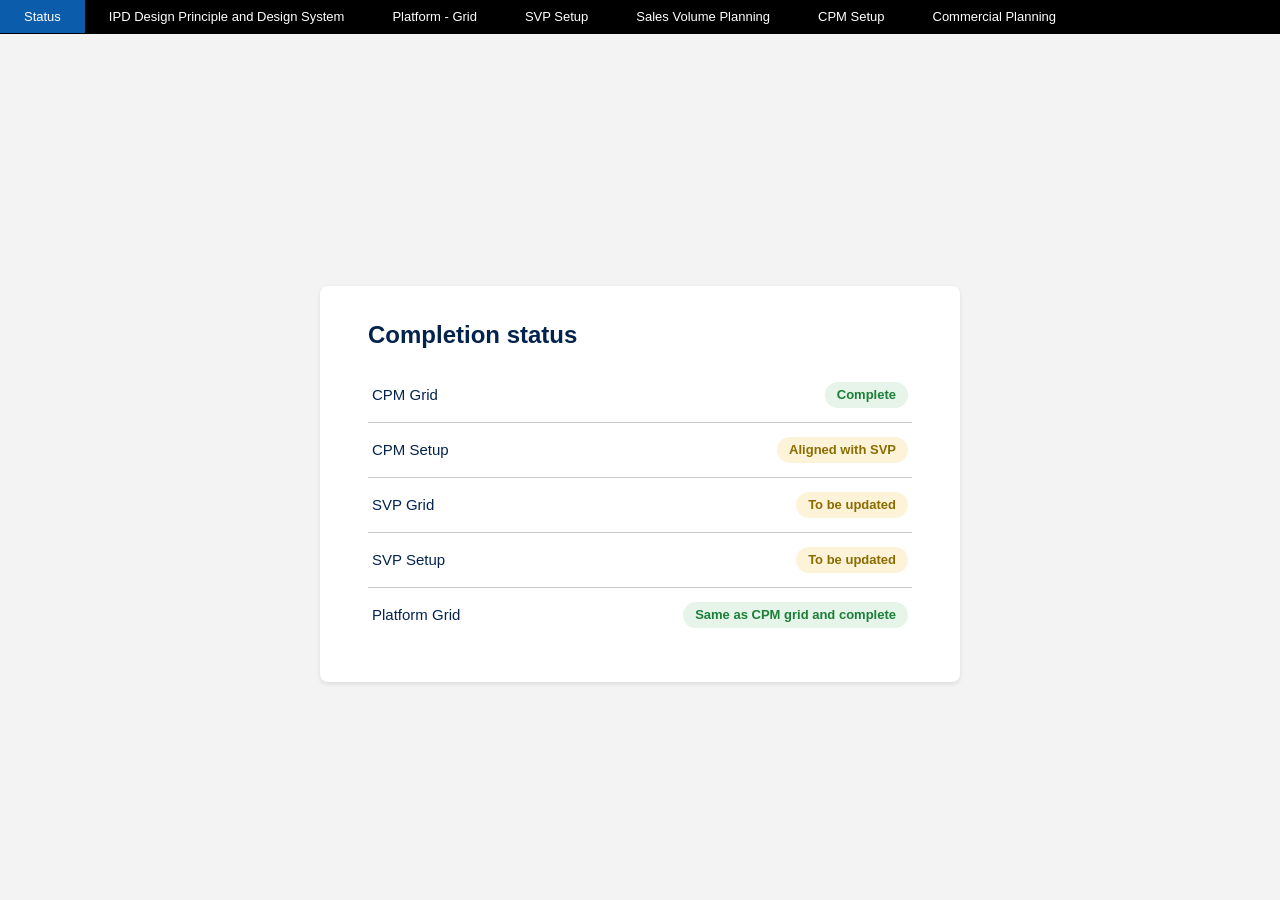
<file: docs/index.html>
<!doctype html>
<html lang="en">
  <head>
    <meta charset="UTF-8" />
    <link rel="icon" type="image/svg+xml" href="/vite.svg" />
    <meta name="viewport" content="width=device-width, initial-scale=1.0" />
    <title>Forecasting & Planning</title>
    <script type="module" crossorigin src="./assets/index-DONjPxRY.js"></script>
    <link rel="stylesheet" crossorigin href="./assets/index-BtCyKWme.css">
  </head>
  <body>
    <div id="root"></div>
  </body>
</html>
</file>
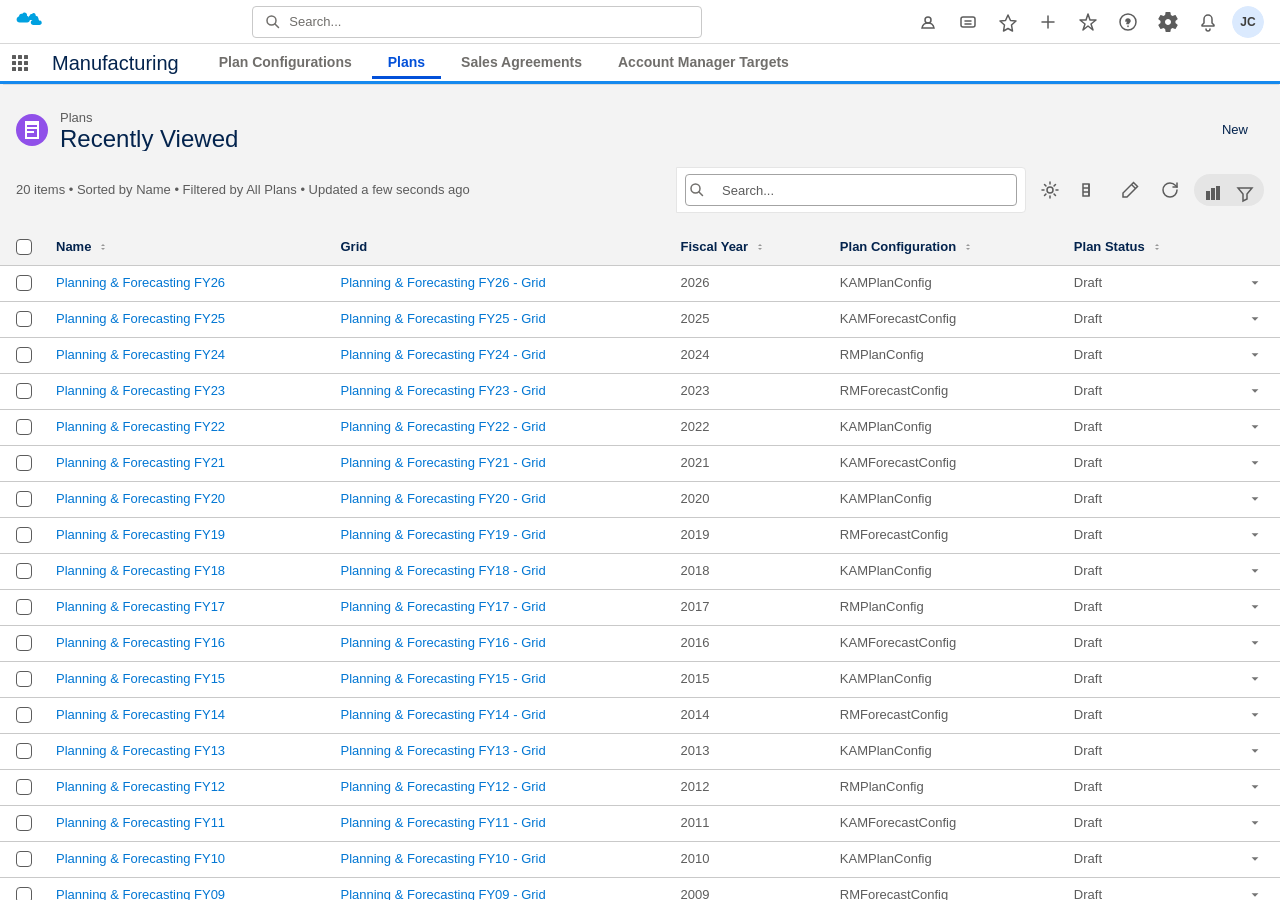
<file: docs/cp-app/index.html>
<!doctype html><html lang="en"><head><meta charset="utf-8"/><meta name="viewport" content="width=device-width,initial-scale=1"/><meta name="theme-color" content="#000000"/><title>AG Grid Prototype</title><script>!function(){const e=function(e){try{const r=e.error||e.reason||e.message,o=r?.message||r?.toString?.()||e.message||"";if(o.includes("relatedTarget"))return console.warn("[Suppressed early] relatedTarget error:",o.substring(0,100)),e.preventDefault&&e.preventDefault(),e.stopPropagation&&e.stopPropagation(),e.stopImmediatePropagation&&e.stopImmediatePropagation(),!1}catch(e){}};window.addEventListener("error",e,!0),window.addEventListener("unhandledrejection",e,!0);const r=console.error;console.error=function(...e){const o=e.join(" ");o&&o.includes&&o.includes("relatedTarget")?console.warn("[Suppressed] console.error with relatedTarget:",o.substring(0,100)):r.apply(console,e)}}()</script><script defer="defer" src="./static/js/main.7c479505.js"></script><link href="./static/css/main.75ab333c.css" rel="stylesheet"></head><body><noscript>You need to enable JavaScript to run this app.</noscript><div id="root"></div></body></html>
</file>
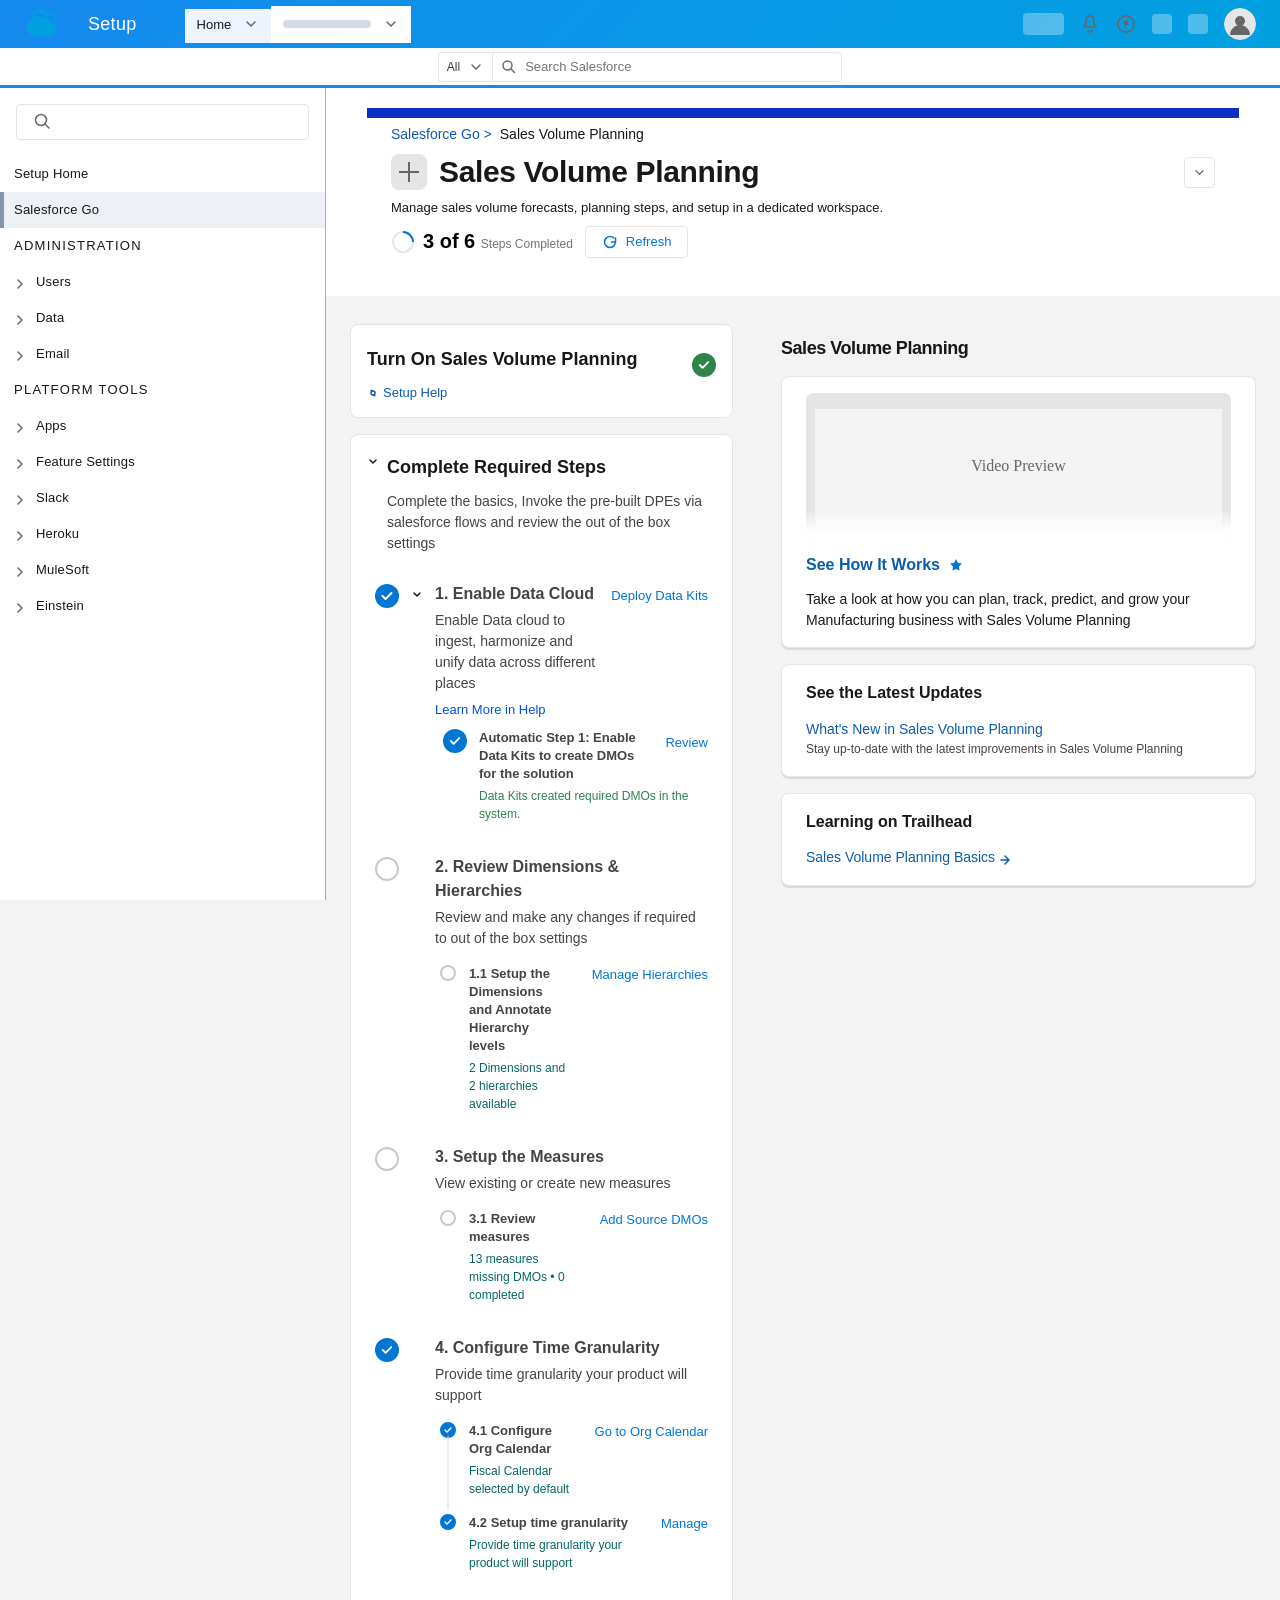
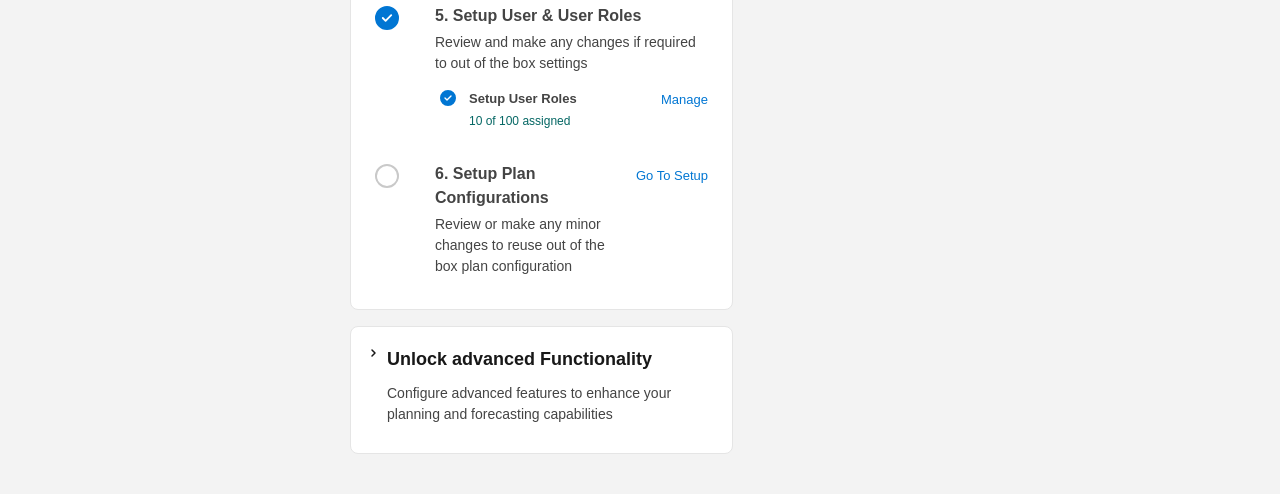
<file: docs/setup-app/index.html>
<!doctype html><html lang="en"><head><meta charset="utf-8"/><link rel="icon" href="./favicon.ico"/><meta name="viewport" content="width=device-width,initial-scale=1"/><meta name="theme-color" content="#000000"/><meta name="description" content="Salesforce Planning App - Interactive Planning Workspace"/><meta http-equiv="Cache-Control" content="no-cache, no-store, must-revalidate"/><meta http-equiv="Pragma" content="no-cache"/><meta http-equiv="Expires" content="0"/><link rel="apple-touch-icon" href="./logo192.png"/><link rel="manifest" href="./manifest.json"/><title>Salesforce Planning App</title><script>!function(){var i=window.location.search;if(i&&0===i.indexOf("?p=/")){var n=i.slice(4).split("~").join("&");window.history.replaceState(null,null,window.location.pathname+n+window.location.hash)}}()</script><script defer="defer" src="./static/js/main.4f2fd2ee.js"></script><link href="./static/css/main.c2413713.css" rel="stylesheet"></head><body><noscript>You need to enable JavaScript to run this app.</noscript><div id="root"></div></body></html>
</file>
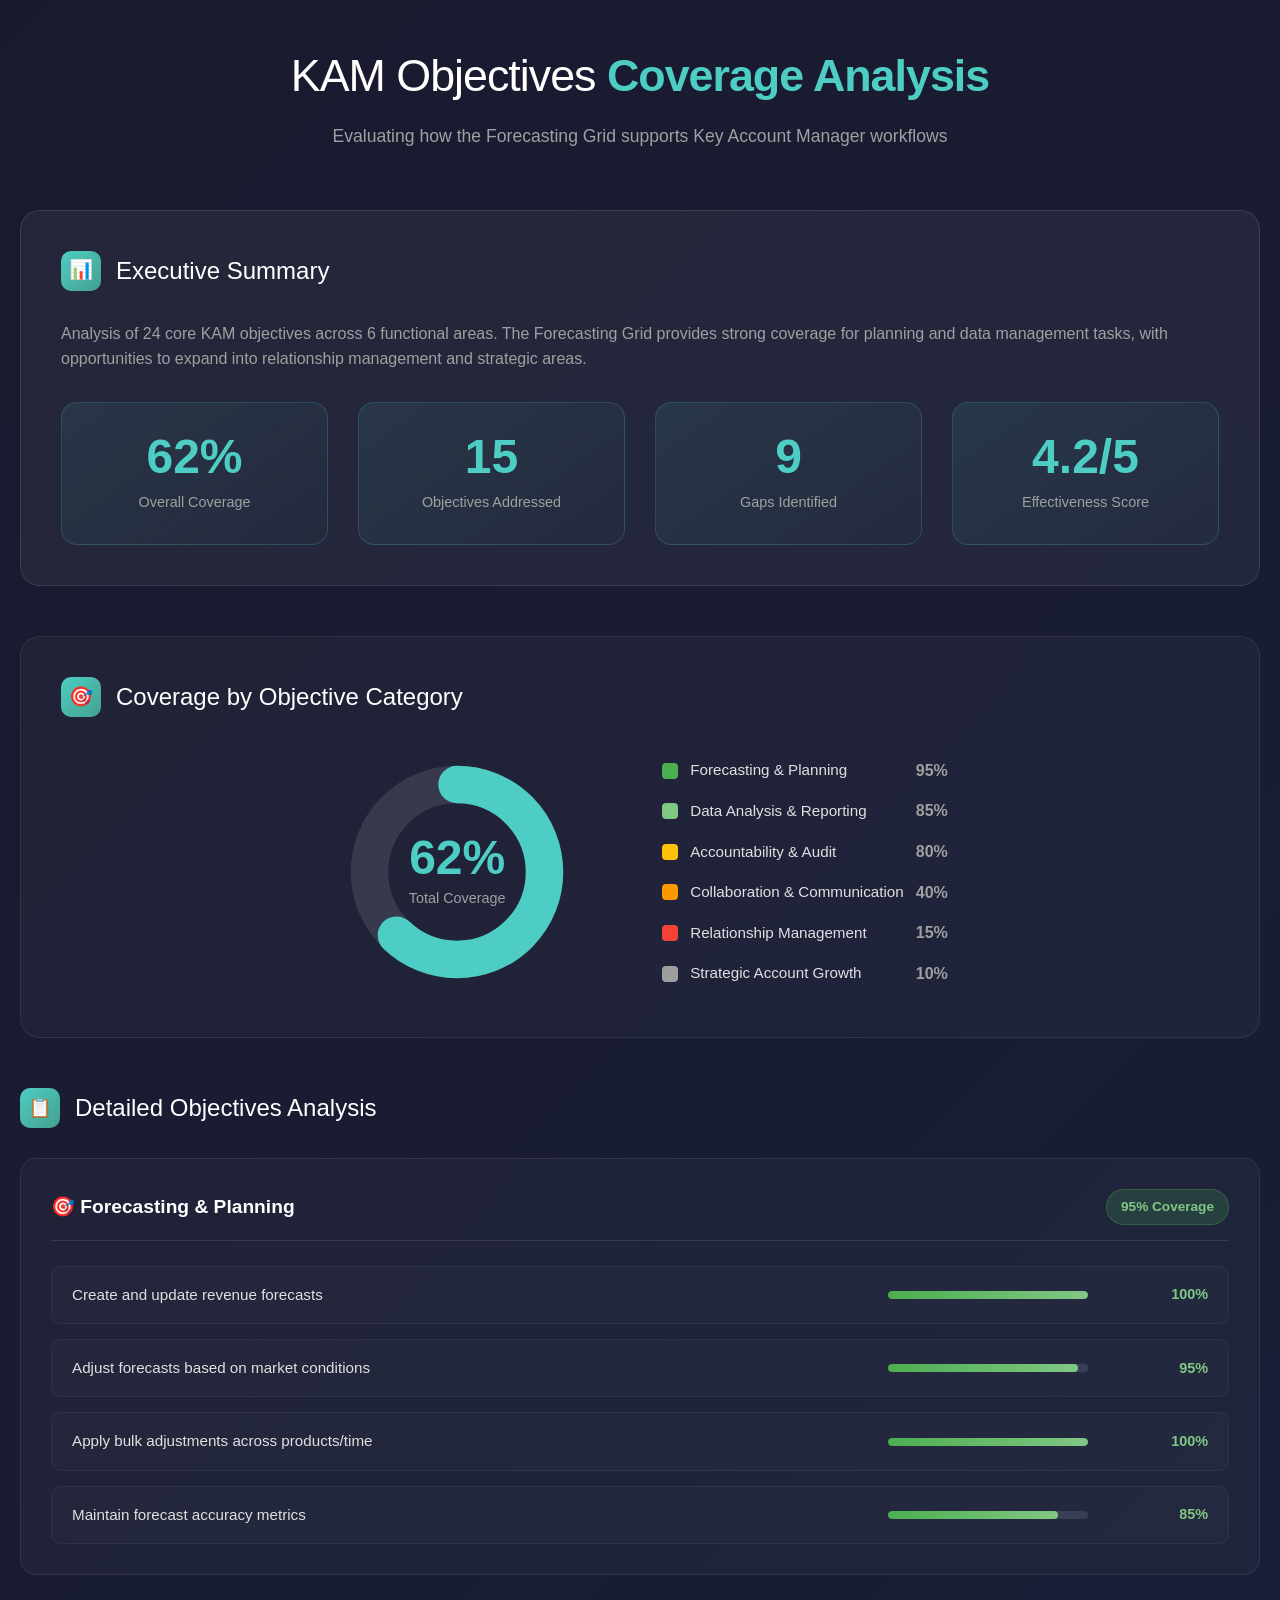
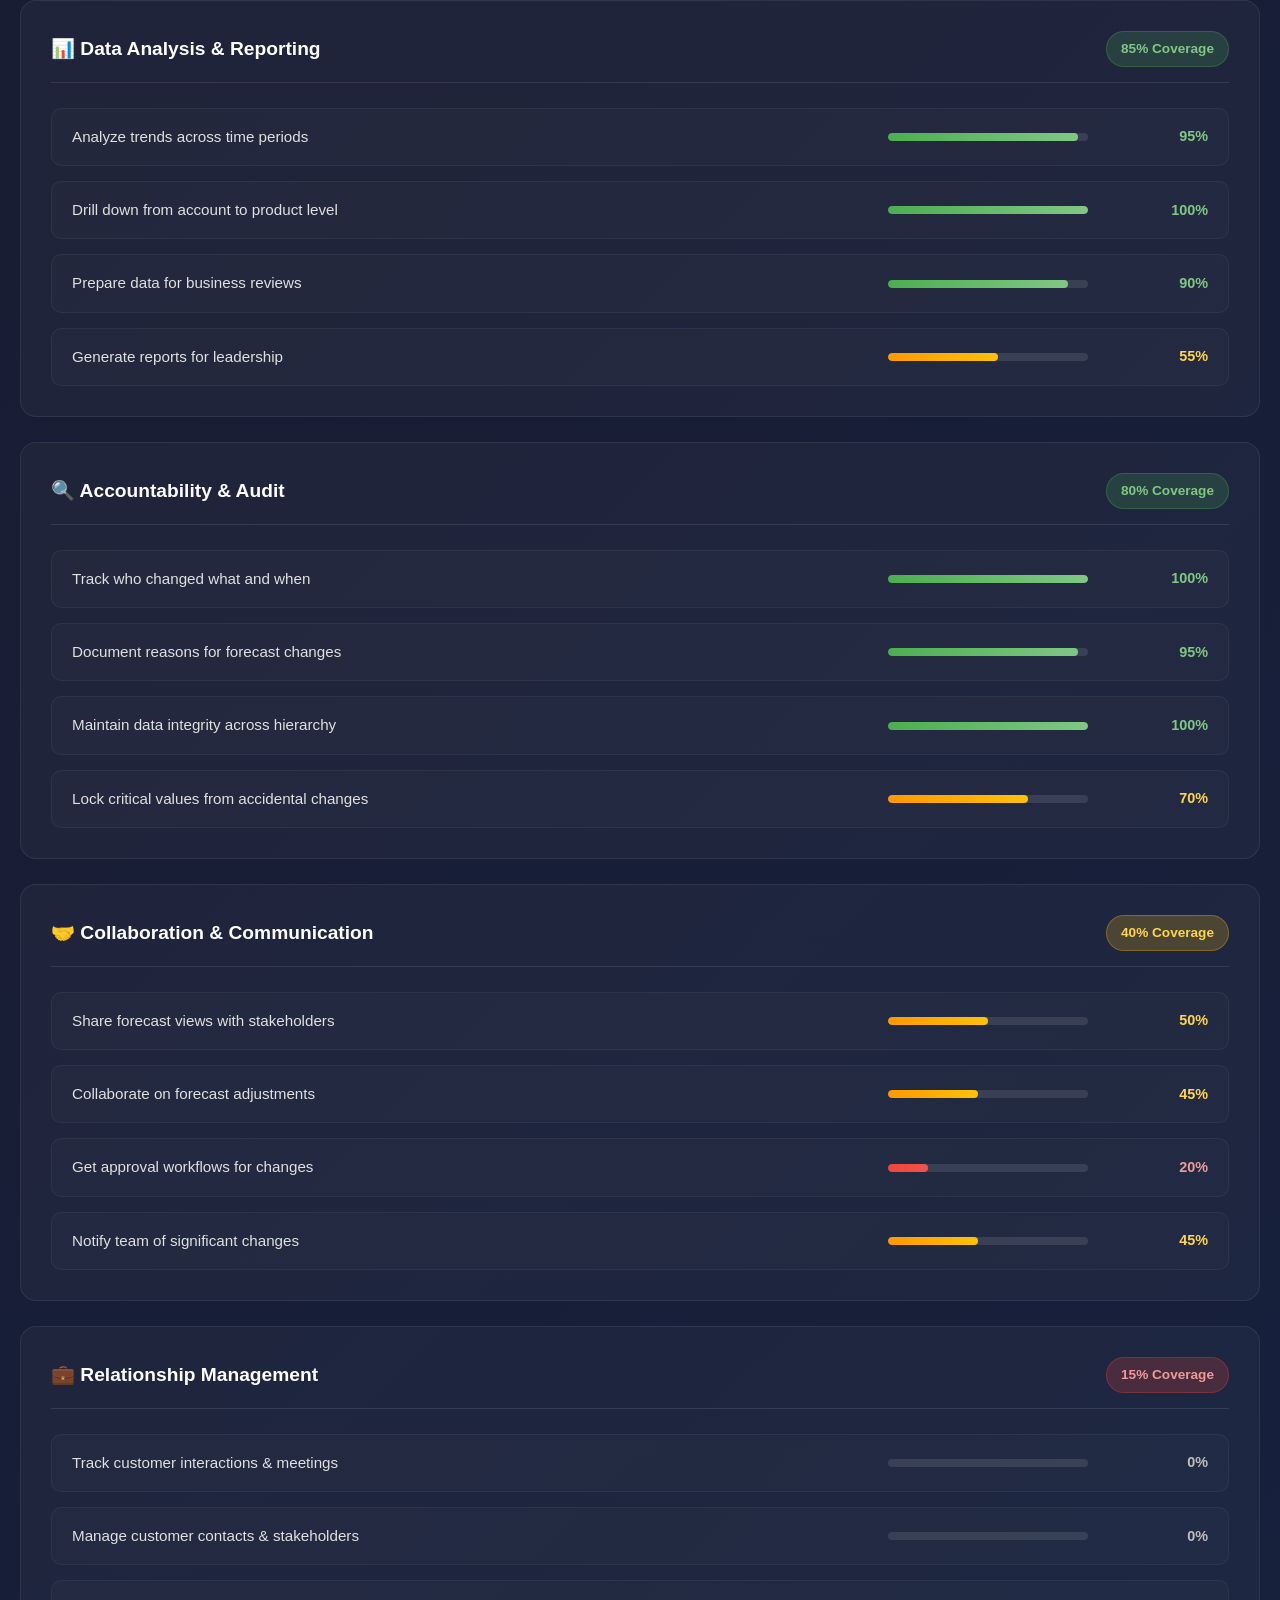
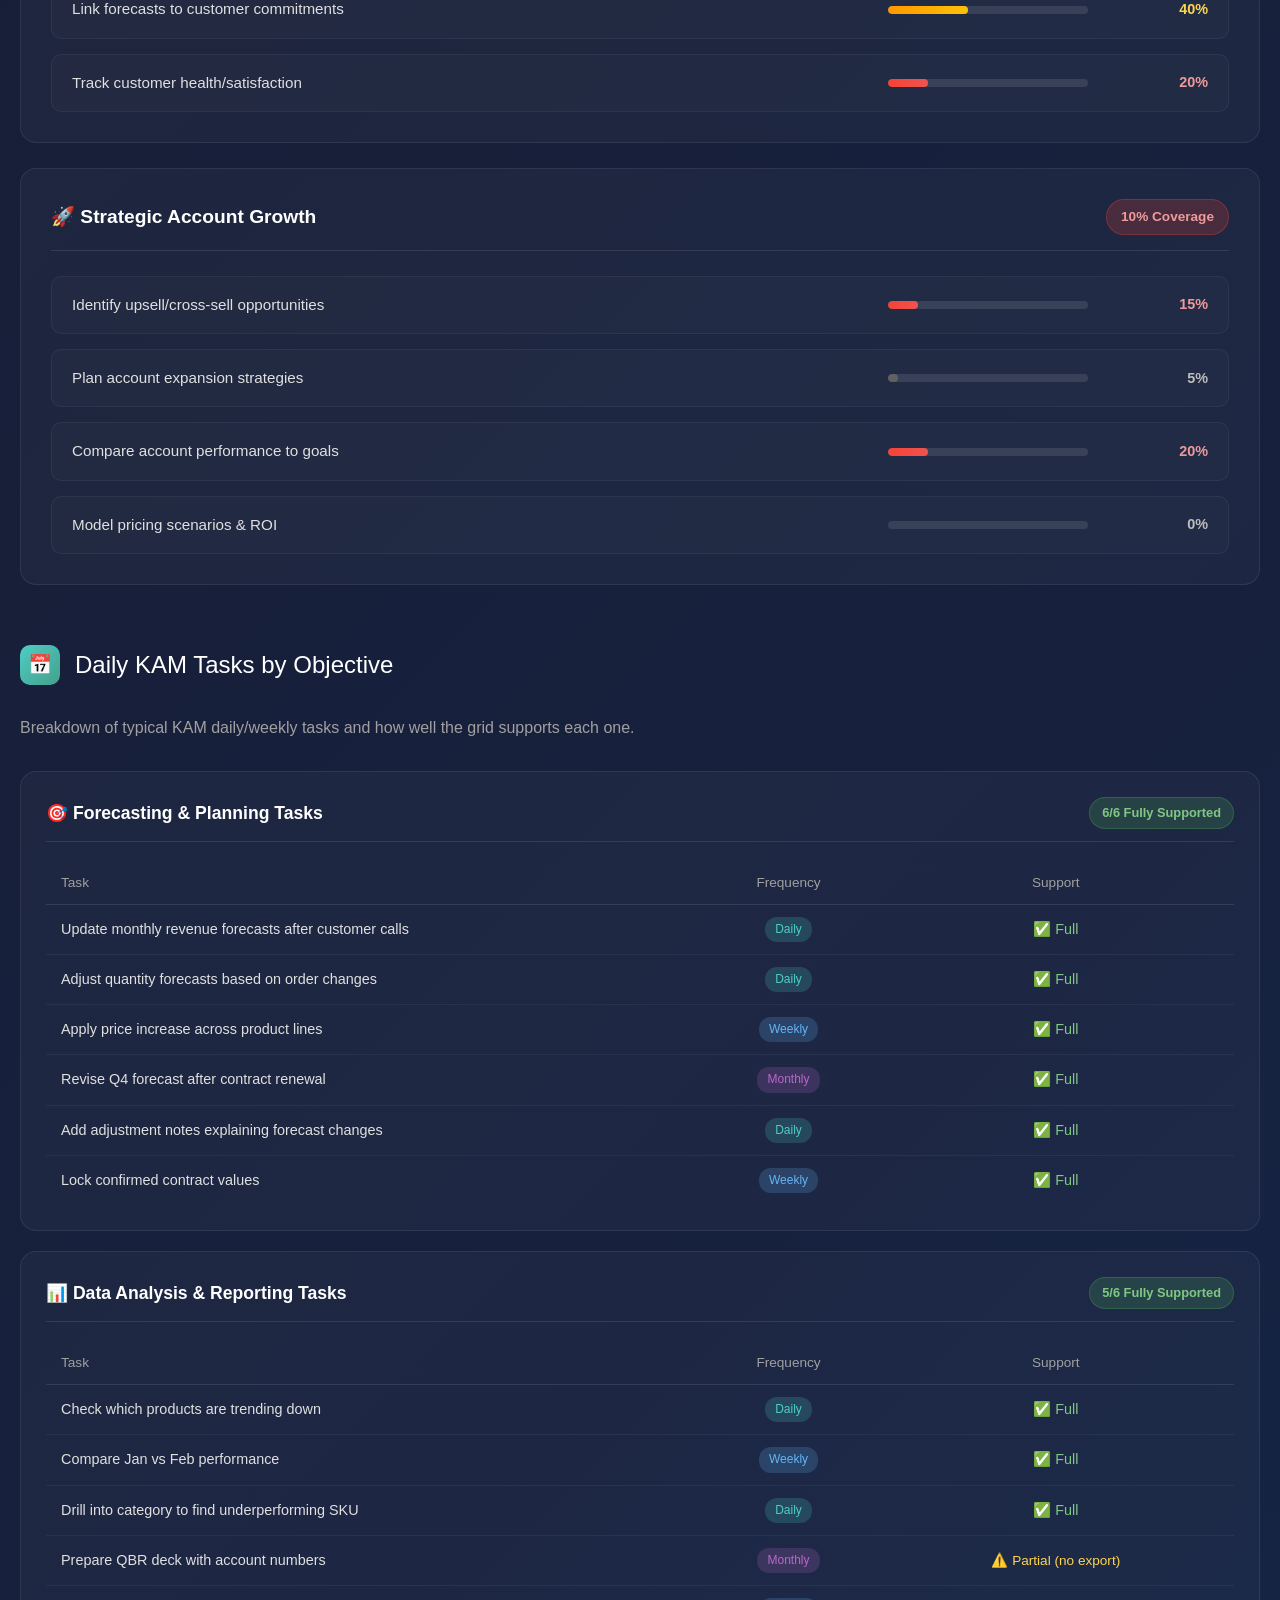
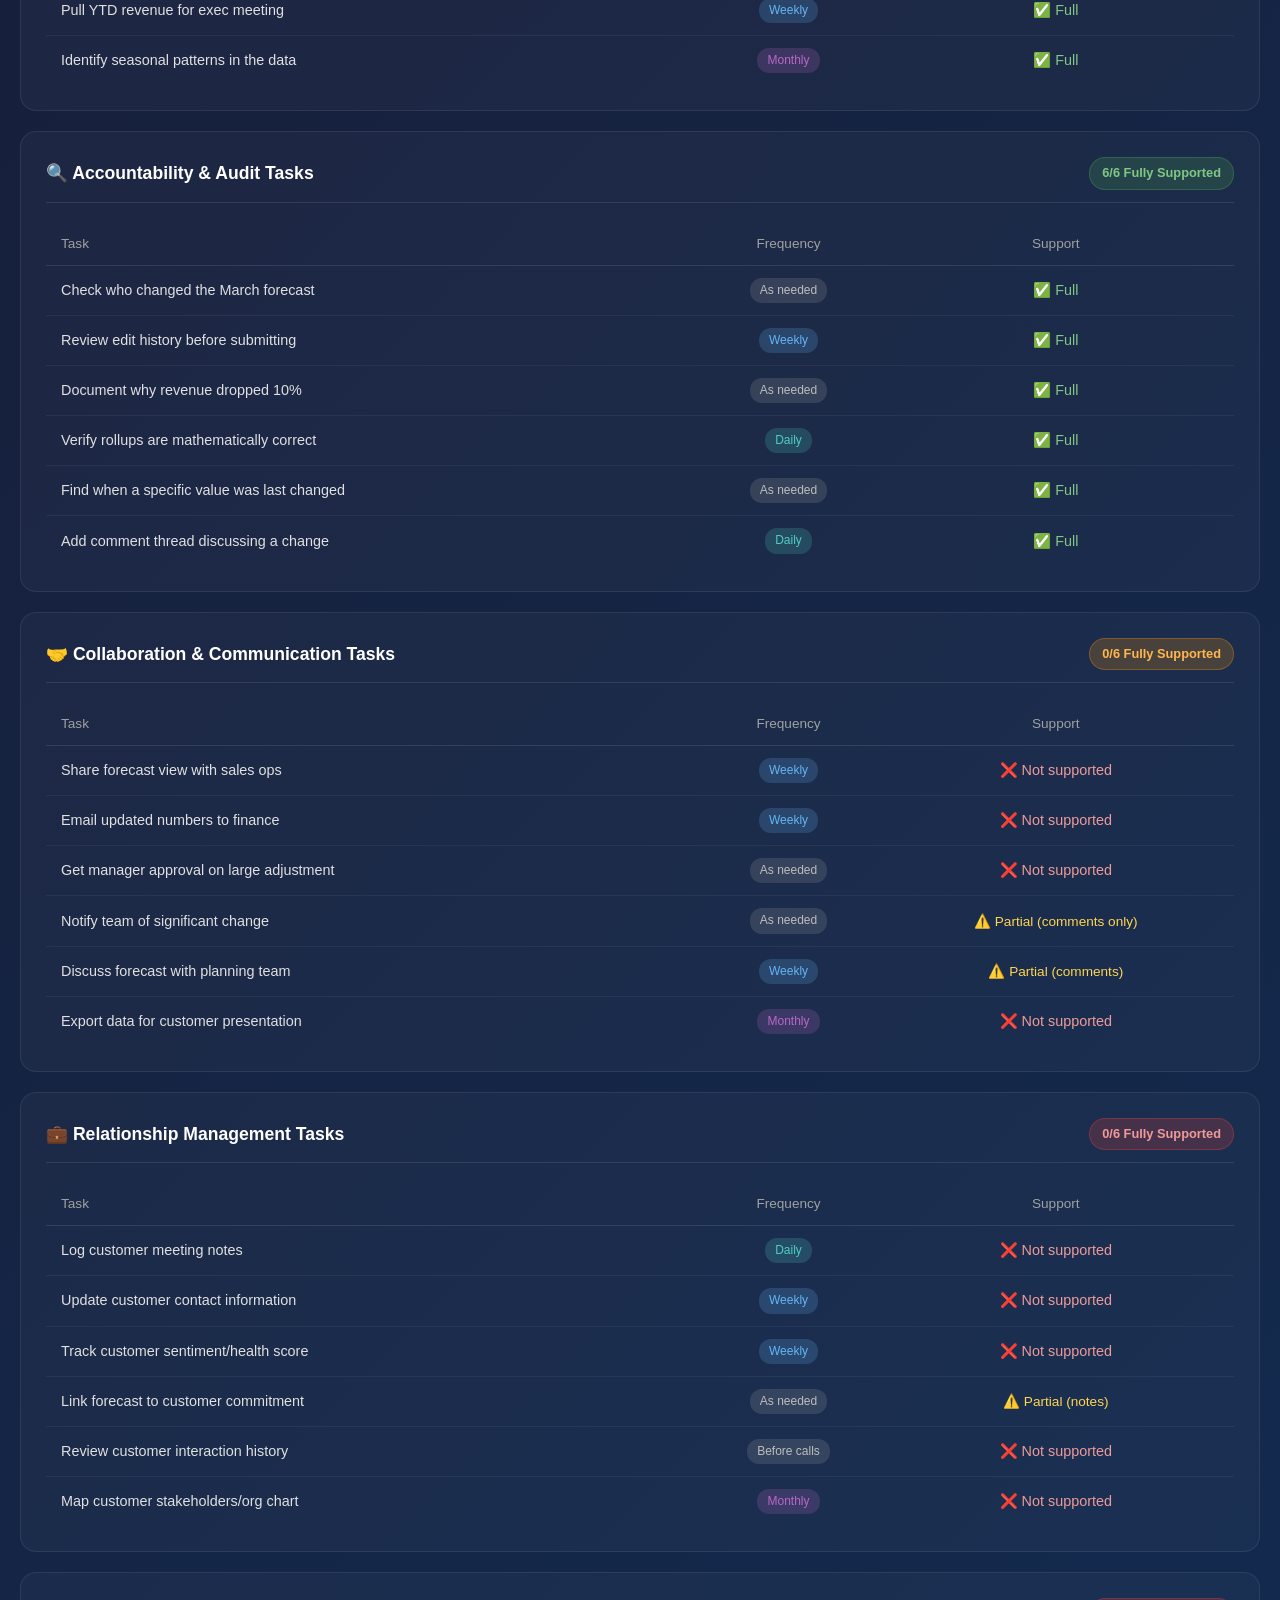
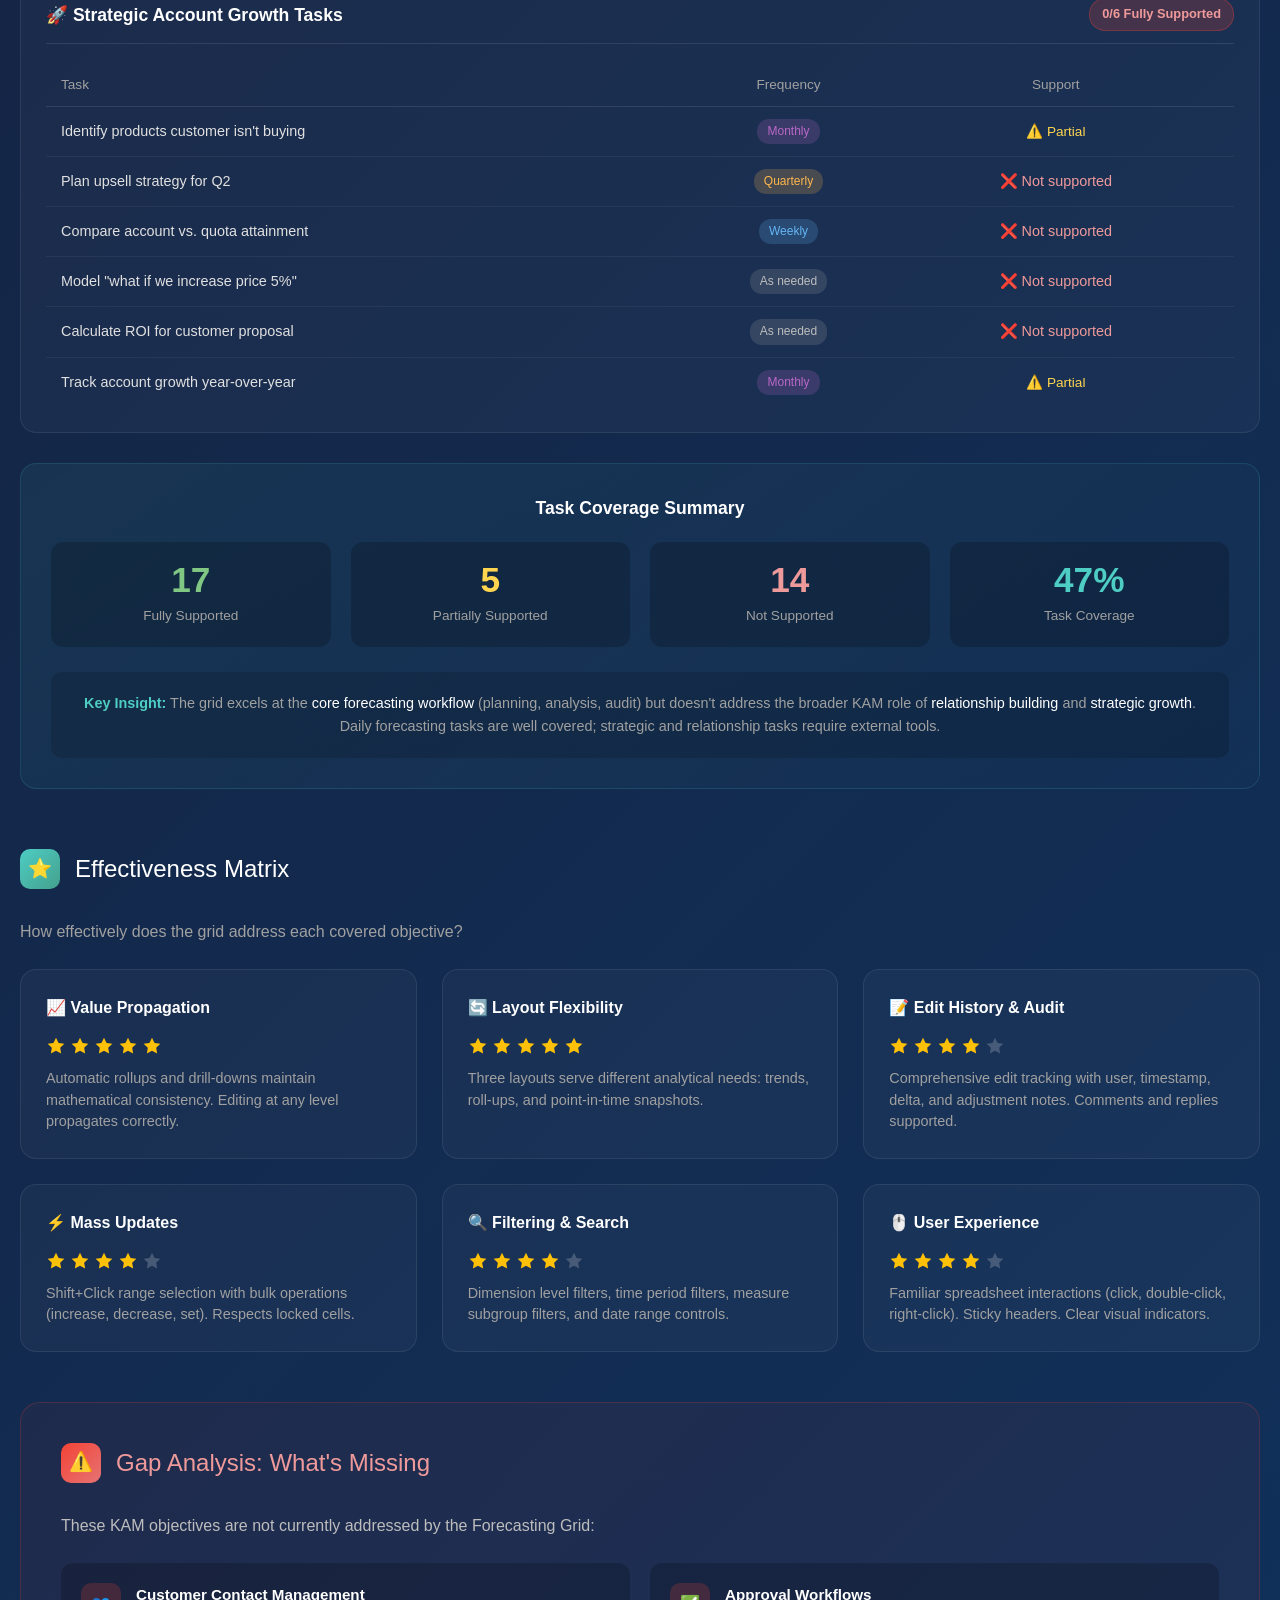
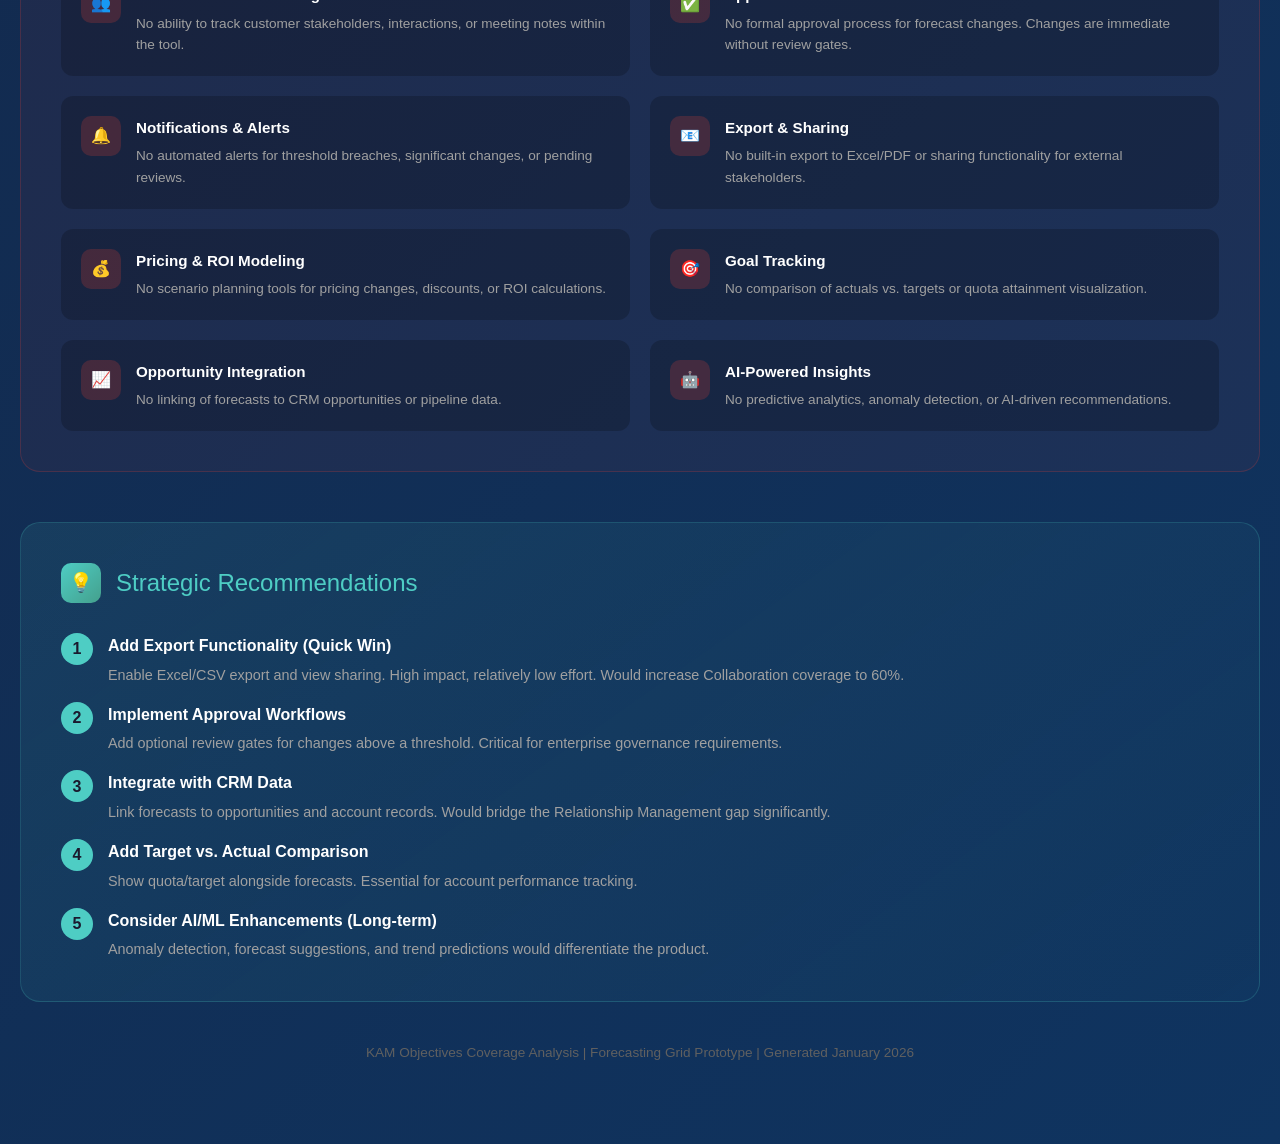
<file: docs/kam-objectives-coverage-report.html>
<!DOCTYPE html>
<html lang="en">
<head>
  <meta charset="UTF-8">
  <meta name="viewport" content="width=device-width, initial-scale=1.0">
  <title>KAM Objectives Coverage Analysis | Forecasting Grid</title>
  <style>
    * {
      margin: 0;
      padding: 0;
      box-sizing: border-box;
    }
    
    body {
      font-family: 'Segoe UI', -apple-system, BlinkMacSystemFont, sans-serif;
      background: linear-gradient(135deg, #1a1a2e 0%, #16213e 50%, #0f3460 100%);
      min-height: 100vh;
      color: #e8e8e8;
      line-height: 1.6;
    }
    
    .container {
      max-width: 1400px;
      margin: 0 auto;
      padding: 40px 20px;
    }
    
    header {
      text-align: center;
      margin-bottom: 60px;
    }
    
    h1 {
      font-size: 2.8rem;
      font-weight: 300;
      color: #fff;
      margin-bottom: 10px;
      letter-spacing: -1px;
    }
    
    h1 span {
      color: #4ecdc4;
      font-weight: 600;
    }
    
    .subtitle {
      color: #a0a0a0;
      font-size: 1.1rem;
    }
    
    /* Executive Summary */
    .executive-summary {
      background: rgba(255,255,255,0.05);
      border-radius: 20px;
      padding: 40px;
      margin-bottom: 50px;
      border: 1px solid rgba(255,255,255,0.1);
    }
    
    .summary-grid {
      display: grid;
      grid-template-columns: repeat(4, 1fr);
      gap: 30px;
      margin-top: 30px;
    }
    
    .summary-card {
      text-align: center;
      padding: 30px 20px;
      background: linear-gradient(145deg, rgba(78,205,196,0.1), rgba(78,205,196,0.02));
      border-radius: 16px;
      border: 1px solid rgba(78,205,196,0.2);
    }
    
    .summary-card .number {
      font-size: 3rem;
      font-weight: 700;
      color: #4ecdc4;
      line-height: 1;
    }
    
    .summary-card .label {
      color: #a0a0a0;
      font-size: 0.9rem;
      margin-top: 10px;
    }
    
    /* Section Headers */
    .section-header {
      display: flex;
      align-items: center;
      gap: 15px;
      margin-bottom: 30px;
    }
    
    .section-header h2 {
      font-size: 1.5rem;
      font-weight: 500;
      color: #fff;
    }
    
    .section-header .icon {
      width: 40px;
      height: 40px;
      background: linear-gradient(135deg, #4ecdc4, #44a08d);
      border-radius: 10px;
      display: flex;
      align-items: center;
      justify-content: center;
      font-size: 1.2rem;
    }
    
    /* Objectives Grid */
    .objectives-section {
      margin-bottom: 60px;
    }
    
    .objective-category {
      background: rgba(255,255,255,0.03);
      border-radius: 16px;
      padding: 30px;
      margin-bottom: 25px;
      border: 1px solid rgba(255,255,255,0.08);
    }
    
    .category-header {
      display: flex;
      justify-content: space-between;
      align-items: center;
      margin-bottom: 25px;
      padding-bottom: 15px;
      border-bottom: 1px solid rgba(255,255,255,0.1);
    }
    
    .category-title {
      font-size: 1.2rem;
      font-weight: 600;
      color: #fff;
    }
    
    .category-coverage {
      display: flex;
      align-items: center;
      gap: 10px;
    }
    
    .coverage-badge {
      padding: 6px 14px;
      border-radius: 20px;
      font-size: 0.85rem;
      font-weight: 600;
    }
    
    .coverage-high {
      background: rgba(76, 175, 80, 0.2);
      color: #81c784;
      border: 1px solid rgba(76, 175, 80, 0.3);
    }
    
    .coverage-medium {
      background: rgba(255, 193, 7, 0.2);
      color: #ffd54f;
      border: 1px solid rgba(255, 193, 7, 0.3);
    }
    
    .coverage-low {
      background: rgba(244, 67, 54, 0.2);
      color: #ef9a9a;
      border: 1px solid rgba(244, 67, 54, 0.3);
    }
    
    .coverage-none {
      background: rgba(158, 158, 158, 0.2);
      color: #bdbdbd;
      border: 1px solid rgba(158, 158, 158, 0.3);
    }
    
    /* Objectives List */
    .objectives-list {
      display: grid;
      gap: 15px;
    }
    
    .objective-item {
      display: grid;
      grid-template-columns: 1fr 200px 120px;
      align-items: center;
      padding: 16px 20px;
      background: rgba(255,255,255,0.02);
      border-radius: 10px;
      border: 1px solid rgba(255,255,255,0.05);
    }
    
    .objective-name {
      font-size: 0.95rem;
      color: #e0e0e0;
    }
    
    .objective-bar {
      height: 8px;
      background: rgba(255,255,255,0.1);
      border-radius: 4px;
      overflow: hidden;
    }
    
    .objective-bar-fill {
      height: 100%;
      border-radius: 4px;
      transition: width 0.5s ease;
    }
    
    .fill-high { background: linear-gradient(90deg, #4caf50, #81c784); }
    .fill-medium { background: linear-gradient(90deg, #ff9800, #ffc107); }
    .fill-low { background: linear-gradient(90deg, #f44336, #ef5350); }
    .fill-none { background: #616161; }
    
    .objective-percent {
      text-align: right;
      font-weight: 600;
      font-size: 0.9rem;
    }
    
    /* Coverage Chart */
    .chart-section {
      background: rgba(255,255,255,0.03);
      border-radius: 20px;
      padding: 40px;
      margin-bottom: 50px;
      border: 1px solid rgba(255,255,255,0.08);
    }
    
    .donut-chart-container {
      display: flex;
      justify-content: center;
      align-items: center;
      gap: 80px;
      flex-wrap: wrap;
    }
    
    .donut-chart {
      position: relative;
      width: 250px;
      height: 250px;
    }
    
    .donut-chart svg {
      width: 100%;
      height: 100%;
      transform: rotate(-90deg);
    }
    
    .donut-chart circle {
      fill: none;
      stroke-width: 30;
    }
    
    .donut-bg {
      stroke: rgba(255,255,255,0.1);
    }
    
    .donut-fill {
      stroke: #4ecdc4;
      stroke-linecap: round;
      transition: stroke-dasharray 1s ease;
    }
    
    .donut-center {
      position: absolute;
      top: 50%;
      left: 50%;
      transform: translate(-50%, -50%);
      text-align: center;
    }
    
    .donut-value {
      font-size: 3rem;
      font-weight: 700;
      color: #4ecdc4;
      line-height: 1;
    }
    
    .donut-label {
      color: #a0a0a0;
      font-size: 0.9rem;
      margin-top: 5px;
    }
    
    .chart-legend {
      display: flex;
      flex-direction: column;
      gap: 15px;
    }
    
    .legend-item {
      display: flex;
      align-items: center;
      gap: 12px;
    }
    
    .legend-color {
      width: 16px;
      height: 16px;
      border-radius: 4px;
    }
    
    .legend-text {
      color: #e0e0e0;
      font-size: 0.95rem;
    }
    
    .legend-value {
      color: #a0a0a0;
      margin-left: auto;
      font-weight: 600;
    }
    
    /* Effectiveness Matrix */
    .matrix-section {
      margin-bottom: 50px;
    }
    
    .matrix-grid {
      display: grid;
      grid-template-columns: repeat(3, 1fr);
      gap: 25px;
    }
    
    .matrix-card {
      background: rgba(255,255,255,0.03);
      border-radius: 16px;
      padding: 25px;
      border: 1px solid rgba(255,255,255,0.08);
    }
    
    .matrix-card h4 {
      color: #fff;
      font-size: 1rem;
      margin-bottom: 15px;
      display: flex;
      align-items: center;
      gap: 10px;
    }
    
    .matrix-card .rating {
      display: flex;
      gap: 4px;
      margin-bottom: 12px;
    }
    
    .matrix-card .star {
      width: 20px;
      height: 20px;
      color: #ffc107;
    }
    
    .matrix-card .star.empty {
      color: rgba(255,255,255,0.2);
    }
    
    .matrix-card p {
      color: #a0a0a0;
      font-size: 0.9rem;
      line-height: 1.5;
    }
    
    /* Gap Analysis */
    .gap-section {
      background: rgba(244, 67, 54, 0.05);
      border-radius: 20px;
      padding: 40px;
      margin-bottom: 50px;
      border: 1px solid rgba(244, 67, 54, 0.2);
    }
    
    .gap-section h2 {
      color: #ef9a9a;
    }
    
    .gap-list {
      display: grid;
      grid-template-columns: repeat(2, 1fr);
      gap: 20px;
      margin-top: 25px;
    }
    
    .gap-item {
      display: flex;
      gap: 15px;
      padding: 20px;
      background: rgba(0,0,0,0.2);
      border-radius: 12px;
    }
    
    .gap-icon {
      width: 40px;
      height: 40px;
      background: rgba(244, 67, 54, 0.2);
      border-radius: 10px;
      display: flex;
      align-items: center;
      justify-content: center;
      color: #ef9a9a;
      flex-shrink: 0;
    }
    
    .gap-content h4 {
      color: #fff;
      font-size: 0.95rem;
      margin-bottom: 5px;
    }
    
    .gap-content p {
      color: #a0a0a0;
      font-size: 0.85rem;
    }
    
    /* Recommendations */
    .recommendations {
      background: linear-gradient(145deg, rgba(78,205,196,0.1), rgba(78,205,196,0.02));
      border-radius: 20px;
      padding: 40px;
      border: 1px solid rgba(78,205,196,0.2);
    }
    
    .recommendations h2 {
      color: #4ecdc4;
    }
    
    .rec-list {
      display: grid;
      gap: 15px;
      margin-top: 25px;
    }
    
    .rec-item {
      display: flex;
      gap: 15px;
      align-items: flex-start;
    }
    
    .rec-number {
      width: 32px;
      height: 32px;
      background: #4ecdc4;
      color: #1a1a2e;
      border-radius: 50%;
      display: flex;
      align-items: center;
      justify-content: center;
      font-weight: 700;
      flex-shrink: 0;
    }
    
    .rec-content h4 {
      color: #fff;
      font-size: 1rem;
      margin-bottom: 5px;
    }
    
    .rec-content p {
      color: #a0a0a0;
      font-size: 0.9rem;
    }
    
    /* Footer */
    footer {
      text-align: center;
      padding: 40px;
      color: #606060;
      font-size: 0.85rem;
    }
    
    /* Tasks Section */
    .tasks-section {
      margin-bottom: 60px;
    }
    
    .task-category {
      background: rgba(255,255,255,0.03);
      border-radius: 16px;
      padding: 25px;
      margin-bottom: 20px;
      border: 1px solid rgba(255,255,255,0.08);
    }
    
    .task-category-header {
      display: flex;
      justify-content: space-between;
      align-items: center;
      margin-bottom: 20px;
      padding-bottom: 12px;
      border-bottom: 1px solid rgba(255,255,255,0.1);
    }
    
    .task-category-title {
      font-size: 1.1rem;
      font-weight: 600;
      color: #fff;
    }
    
    .task-category-badge {
      padding: 5px 12px;
      border-radius: 16px;
      font-size: 0.8rem;
      font-weight: 600;
    }
    
    .task-badge-high {
      background: rgba(76, 175, 80, 0.2);
      color: #81c784;
      border: 1px solid rgba(76, 175, 80, 0.3);
    }
    
    .task-badge-low {
      background: rgba(255, 152, 0, 0.2);
      color: #ffb74d;
      border: 1px solid rgba(255, 152, 0, 0.3);
    }
    
    .task-badge-none {
      background: rgba(244, 67, 54, 0.2);
      color: #ef9a9a;
      border: 1px solid rgba(244, 67, 54, 0.3);
    }
    
    .task-table {
      width: 100%;
      border-collapse: collapse;
    }
    
    .task-table thead th {
      text-align: left;
      padding: 10px 15px;
      color: #a0a0a0;
      font-weight: 500;
      font-size: 0.85rem;
      border-bottom: 1px solid rgba(255,255,255,0.1);
    }
    
    .task-table thead th:nth-child(1) { width: 55%; }
    .task-table thead th:nth-child(2) { width: 15%; text-align: center; }
    .task-table thead th:nth-child(3) { width: 30%; text-align: center; }
    
    .task-table tbody tr {
      border-bottom: 1px solid rgba(255,255,255,0.05);
    }
    
    .task-table tbody tr:last-child {
      border-bottom: none;
    }
    
    .task-table tbody td {
      padding: 12px 15px;
      color: #e0e0e0;
      font-size: 0.9rem;
    }
    
    .task-table tbody td:nth-child(2),
    .task-table tbody td:nth-child(3) {
      text-align: center;
    }
    
    .freq-tag {
      display: inline-block;
      padding: 3px 10px;
      border-radius: 12px;
      font-size: 0.75rem;
      font-weight: 500;
    }
    
    .freq-daily {
      background: rgba(78, 205, 196, 0.2);
      color: #4ecdc4;
    }
    
    .freq-weekly {
      background: rgba(100, 181, 246, 0.2);
      color: #64b5f6;
    }
    
    .freq-monthly {
      background: rgba(186, 104, 200, 0.2);
      color: #ba68c8;
    }
    
    .freq-quarterly {
      background: rgba(255, 183, 77, 0.2);
      color: #ffb74d;
    }
    
    .freq-adhoc {
      background: rgba(158, 158, 158, 0.2);
      color: #bdbdbd;
    }
    
    .support-full {
      color: #81c784;
      font-weight: 500;
    }
    
    .support-partial {
      color: #ffd54f;
      font-weight: 500;
      font-size: 0.85rem;
    }
    
    .support-none {
      color: #ef9a9a;
      font-weight: 500;
    }
    
    /* Task Summary */
    .task-summary {
      background: linear-gradient(145deg, rgba(78,205,196,0.08), rgba(78,205,196,0.02));
      border-radius: 16px;
      padding: 30px;
      margin-top: 30px;
      border: 1px solid rgba(78,205,196,0.15);
    }
    
    .task-summary h3 {
      color: #fff;
      font-size: 1.1rem;
      margin-bottom: 20px;
      text-align: center;
    }
    
    .task-summary-grid {
      display: grid;
      grid-template-columns: repeat(4, 1fr);
      gap: 20px;
      margin-bottom: 25px;
    }
    
    .task-summary-item {
      text-align: center;
      padding: 20px 15px;
      background: rgba(0,0,0,0.2);
      border-radius: 12px;
    }
    
    .task-summary-number {
      font-size: 2.2rem;
      font-weight: 700;
      line-height: 1;
      margin-bottom: 8px;
    }
    
    .task-summary-number.high { color: #81c784; }
    .task-summary-number.medium { color: #ffd54f; }
    .task-summary-number.low { color: #ef9a9a; }
    .task-summary-number.total { color: #4ecdc4; }
    
    .task-summary-label {
      color: #a0a0a0;
      font-size: 0.85rem;
    }
    
    .task-summary-insight {
      color: #a0a0a0;
      font-size: 0.9rem;
      text-align: center;
      line-height: 1.6;
      padding: 20px;
      background: rgba(0,0,0,0.15);
      border-radius: 10px;
    }
    
    .task-summary-insight strong {
      color: #4ecdc4;
    }
    
    .task-summary-insight em {
      color: #fff;
      font-style: normal;
    }
    
    @media (max-width: 1024px) {
      .summary-grid {
        grid-template-columns: repeat(2, 1fr);
      }
      .matrix-grid {
        grid-template-columns: 1fr;
      }
      .gap-list {
        grid-template-columns: 1fr;
      }
      .task-summary-grid {
        grid-template-columns: repeat(2, 1fr);
      }
    }
    
    @media (max-width: 768px) {
      .summary-grid {
        grid-template-columns: 1fr;
      }
      .objective-item {
        grid-template-columns: 1fr;
        gap: 10px;
      }
      .donut-chart-container {
        flex-direction: column;
      }
    }
  </style>
</head>
<body>
  <div class="container">
    <header>
      <h1>KAM Objectives <span>Coverage Analysis</span></h1>
      <p class="subtitle">Evaluating how the Forecasting Grid supports Key Account Manager workflows</p>
    </header>
    
    <!-- Executive Summary -->
    <section class="executive-summary">
      <div class="section-header">
        <div class="icon">📊</div>
        <h2>Executive Summary</h2>
      </div>
      <p style="color: #a0a0a0; margin-bottom: 20px;">
        Analysis of 24 core KAM objectives across 6 functional areas. The Forecasting Grid provides strong coverage 
        for planning and data management tasks, with opportunities to expand into relationship management and strategic areas.
      </p>
      <div class="summary-grid">
        <div class="summary-card">
          <div class="number">62%</div>
          <div class="label">Overall Coverage</div>
        </div>
        <div class="summary-card">
          <div class="number">15</div>
          <div class="label">Objectives Addressed</div>
        </div>
        <div class="summary-card">
          <div class="number">9</div>
          <div class="label">Gaps Identified</div>
        </div>
        <div class="summary-card">
          <div class="number">4.2/5</div>
          <div class="label">Effectiveness Score</div>
        </div>
      </div>
    </section>
    
    <!-- Coverage Chart -->
    <section class="chart-section">
      <div class="section-header">
        <div class="icon">🎯</div>
        <h2>Coverage by Objective Category</h2>
      </div>
      <div class="donut-chart-container">
        <div class="donut-chart">
          <svg viewBox="0 0 200 200">
            <circle class="donut-bg" cx="100" cy="100" r="70"></circle>
            <circle class="donut-fill" cx="100" cy="100" r="70" 
                    stroke-dasharray="273 440"></circle>
          </svg>
          <div class="donut-center">
            <div class="donut-value">62%</div>
            <div class="donut-label">Total Coverage</div>
          </div>
        </div>
        <div class="chart-legend">
          <div class="legend-item">
            <div class="legend-color" style="background: #4caf50;"></div>
            <span class="legend-text">Forecasting & Planning</span>
            <span class="legend-value">95%</span>
          </div>
          <div class="legend-item">
            <div class="legend-color" style="background: #81c784;"></div>
            <span class="legend-text">Data Analysis & Reporting</span>
            <span class="legend-value">85%</span>
          </div>
          <div class="legend-item">
            <div class="legend-color" style="background: #ffc107;"></div>
            <span class="legend-text">Accountability & Audit</span>
            <span class="legend-value">80%</span>
          </div>
          <div class="legend-item">
            <div class="legend-color" style="background: #ff9800;"></div>
            <span class="legend-text">Collaboration & Communication</span>
            <span class="legend-value">40%</span>
          </div>
          <div class="legend-item">
            <div class="legend-color" style="background: #f44336;"></div>
            <span class="legend-text">Relationship Management</span>
            <span class="legend-value">15%</span>
          </div>
          <div class="legend-item">
            <div class="legend-color" style="background: #9e9e9e;"></div>
            <span class="legend-text">Strategic Account Growth</span>
            <span class="legend-value">10%</span>
          </div>
        </div>
      </div>
    </section>
    
    <!-- Detailed Objectives -->
    <section class="objectives-section">
      <div class="section-header">
        <div class="icon">📋</div>
        <h2>Detailed Objectives Analysis</h2>
      </div>
      
      <!-- Forecasting & Planning -->
      <div class="objective-category">
        <div class="category-header">
          <span class="category-title">🎯 Forecasting & Planning</span>
          <div class="category-coverage">
            <span class="coverage-badge coverage-high">95% Coverage</span>
          </div>
        </div>
        <div class="objectives-list">
          <div class="objective-item">
            <span class="objective-name">Create and update revenue forecasts</span>
            <div class="objective-bar"><div class="objective-bar-fill fill-high" style="width: 100%"></div></div>
            <span class="objective-percent" style="color: #81c784;">100%</span>
          </div>
          <div class="objective-item">
            <span class="objective-name">Adjust forecasts based on market conditions</span>
            <div class="objective-bar"><div class="objective-bar-fill fill-high" style="width: 95%"></div></div>
            <span class="objective-percent" style="color: #81c784;">95%</span>
          </div>
          <div class="objective-item">
            <span class="objective-name">Apply bulk adjustments across products/time</span>
            <div class="objective-bar"><div class="objective-bar-fill fill-high" style="width: 100%"></div></div>
            <span class="objective-percent" style="color: #81c784;">100%</span>
          </div>
          <div class="objective-item">
            <span class="objective-name">Maintain forecast accuracy metrics</span>
            <div class="objective-bar"><div class="objective-bar-fill fill-high" style="width: 85%"></div></div>
            <span class="objective-percent" style="color: #81c784;">85%</span>
          </div>
        </div>
      </div>
      
      <!-- Data Analysis & Reporting -->
      <div class="objective-category">
        <div class="category-header">
          <span class="category-title">📊 Data Analysis & Reporting</span>
          <div class="category-coverage">
            <span class="coverage-badge coverage-high">85% Coverage</span>
          </div>
        </div>
        <div class="objectives-list">
          <div class="objective-item">
            <span class="objective-name">Analyze trends across time periods</span>
            <div class="objective-bar"><div class="objective-bar-fill fill-high" style="width: 95%"></div></div>
            <span class="objective-percent" style="color: #81c784;">95%</span>
          </div>
          <div class="objective-item">
            <span class="objective-name">Drill down from account to product level</span>
            <div class="objective-bar"><div class="objective-bar-fill fill-high" style="width: 100%"></div></div>
            <span class="objective-percent" style="color: #81c784;">100%</span>
          </div>
          <div class="objective-item">
            <span class="objective-name">Prepare data for business reviews</span>
            <div class="objective-bar"><div class="objective-bar-fill fill-high" style="width: 90%"></div></div>
            <span class="objective-percent" style="color: #81c784;">90%</span>
          </div>
          <div class="objective-item">
            <span class="objective-name">Generate reports for leadership</span>
            <div class="objective-bar"><div class="objective-bar-fill fill-medium" style="width: 55%"></div></div>
            <span class="objective-percent" style="color: #ffd54f;">55%</span>
          </div>
        </div>
      </div>
      
      <!-- Accountability & Audit -->
      <div class="objective-category">
        <div class="category-header">
          <span class="category-title">🔍 Accountability & Audit</span>
          <div class="category-coverage">
            <span class="coverage-badge coverage-high">80% Coverage</span>
          </div>
        </div>
        <div class="objectives-list">
          <div class="objective-item">
            <span class="objective-name">Track who changed what and when</span>
            <div class="objective-bar"><div class="objective-bar-fill fill-high" style="width: 100%"></div></div>
            <span class="objective-percent" style="color: #81c784;">100%</span>
          </div>
          <div class="objective-item">
            <span class="objective-name">Document reasons for forecast changes</span>
            <div class="objective-bar"><div class="objective-bar-fill fill-high" style="width: 95%"></div></div>
            <span class="objective-percent" style="color: #81c784;">95%</span>
          </div>
          <div class="objective-item">
            <span class="objective-name">Maintain data integrity across hierarchy</span>
            <div class="objective-bar"><div class="objective-bar-fill fill-high" style="width: 100%"></div></div>
            <span class="objective-percent" style="color: #81c784;">100%</span>
          </div>
          <div class="objective-item">
            <span class="objective-name">Lock critical values from accidental changes</span>
            <div class="objective-bar"><div class="objective-bar-fill fill-medium" style="width: 70%"></div></div>
            <span class="objective-percent" style="color: #ffd54f;">70%</span>
          </div>
        </div>
      </div>
      
      <!-- Collaboration & Communication -->
      <div class="objective-category">
        <div class="category-header">
          <span class="category-title">🤝 Collaboration & Communication</span>
          <div class="category-coverage">
            <span class="coverage-badge coverage-medium">40% Coverage</span>
          </div>
        </div>
        <div class="objectives-list">
          <div class="objective-item">
            <span class="objective-name">Share forecast views with stakeholders</span>
            <div class="objective-bar"><div class="objective-bar-fill fill-medium" style="width: 50%"></div></div>
            <span class="objective-percent" style="color: #ffd54f;">50%</span>
          </div>
          <div class="objective-item">
            <span class="objective-name">Collaborate on forecast adjustments</span>
            <div class="objective-bar"><div class="objective-bar-fill fill-medium" style="width: 45%"></div></div>
            <span class="objective-percent" style="color: #ffd54f;">45%</span>
          </div>
          <div class="objective-item">
            <span class="objective-name">Get approval workflows for changes</span>
            <div class="objective-bar"><div class="objective-bar-fill fill-low" style="width: 20%"></div></div>
            <span class="objective-percent" style="color: #ef9a9a;">20%</span>
          </div>
          <div class="objective-item">
            <span class="objective-name">Notify team of significant changes</span>
            <div class="objective-bar"><div class="objective-bar-fill fill-medium" style="width: 45%"></div></div>
            <span class="objective-percent" style="color: #ffd54f;">45%</span>
          </div>
        </div>
      </div>
      
      <!-- Relationship Management -->
      <div class="objective-category">
        <div class="category-header">
          <span class="category-title">💼 Relationship Management</span>
          <div class="category-coverage">
            <span class="coverage-badge coverage-low">15% Coverage</span>
          </div>
        </div>
        <div class="objectives-list">
          <div class="objective-item">
            <span class="objective-name">Track customer interactions & meetings</span>
            <div class="objective-bar"><div class="objective-bar-fill fill-none" style="width: 0%"></div></div>
            <span class="objective-percent" style="color: #bdbdbd;">0%</span>
          </div>
          <div class="objective-item">
            <span class="objective-name">Manage customer contacts & stakeholders</span>
            <div class="objective-bar"><div class="objective-bar-fill fill-none" style="width: 0%"></div></div>
            <span class="objective-percent" style="color: #bdbdbd;">0%</span>
          </div>
          <div class="objective-item">
            <span class="objective-name">Link forecasts to customer commitments</span>
            <div class="objective-bar"><div class="objective-bar-fill fill-medium" style="width: 40%"></div></div>
            <span class="objective-percent" style="color: #ffd54f;">40%</span>
          </div>
          <div class="objective-item">
            <span class="objective-name">Track customer health/satisfaction</span>
            <div class="objective-bar"><div class="objective-bar-fill fill-low" style="width: 20%"></div></div>
            <span class="objective-percent" style="color: #ef9a9a;">20%</span>
          </div>
        </div>
      </div>
      
      <!-- Strategic Account Growth -->
      <div class="objective-category">
        <div class="category-header">
          <span class="category-title">🚀 Strategic Account Growth</span>
          <div class="category-coverage">
            <span class="coverage-badge coverage-low">10% Coverage</span>
          </div>
        </div>
        <div class="objectives-list">
          <div class="objective-item">
            <span class="objective-name">Identify upsell/cross-sell opportunities</span>
            <div class="objective-bar"><div class="objective-bar-fill fill-low" style="width: 15%"></div></div>
            <span class="objective-percent" style="color: #ef9a9a;">15%</span>
          </div>
          <div class="objective-item">
            <span class="objective-name">Plan account expansion strategies</span>
            <div class="objective-bar"><div class="objective-bar-fill fill-none" style="width: 5%"></div></div>
            <span class="objective-percent" style="color: #bdbdbd;">5%</span>
          </div>
          <div class="objective-item">
            <span class="objective-name">Compare account performance to goals</span>
            <div class="objective-bar"><div class="objective-bar-fill fill-low" style="width: 20%"></div></div>
            <span class="objective-percent" style="color: #ef9a9a;">20%</span>
          </div>
          <div class="objective-item">
            <span class="objective-name">Model pricing scenarios & ROI</span>
            <div class="objective-bar"><div class="objective-bar-fill fill-none" style="width: 0%"></div></div>
            <span class="objective-percent" style="color: #bdbdbd;">0%</span>
          </div>
        </div>
      </div>
    </section>
    
    <!-- Daily Tasks by Objective -->
    <section class="tasks-section">
      <div class="section-header">
        <div class="icon">📅</div>
        <h2>Daily KAM Tasks by Objective</h2>
      </div>
      <p style="color: #a0a0a0; margin-bottom: 30px;">
        Breakdown of typical KAM daily/weekly tasks and how well the grid supports each one.
      </p>
      
      <!-- Forecasting & Planning Tasks -->
      <div class="task-category">
        <div class="task-category-header">
          <span class="task-category-title">🎯 Forecasting & Planning Tasks</span>
          <span class="task-category-badge task-badge-high">6/6 Fully Supported</span>
        </div>
        <table class="task-table">
          <thead>
            <tr>
              <th>Task</th>
              <th>Frequency</th>
              <th>Support</th>
            </tr>
          </thead>
          <tbody>
            <tr>
              <td>Update monthly revenue forecasts after customer calls</td>
              <td><span class="freq-tag freq-daily">Daily</span></td>
              <td><span class="support-full">✅ Full</span></td>
            </tr>
            <tr>
              <td>Adjust quantity forecasts based on order changes</td>
              <td><span class="freq-tag freq-daily">Daily</span></td>
              <td><span class="support-full">✅ Full</span></td>
            </tr>
            <tr>
              <td>Apply price increase across product lines</td>
              <td><span class="freq-tag freq-weekly">Weekly</span></td>
              <td><span class="support-full">✅ Full</span></td>
            </tr>
            <tr>
              <td>Revise Q4 forecast after contract renewal</td>
              <td><span class="freq-tag freq-monthly">Monthly</span></td>
              <td><span class="support-full">✅ Full</span></td>
            </tr>
            <tr>
              <td>Add adjustment notes explaining forecast changes</td>
              <td><span class="freq-tag freq-daily">Daily</span></td>
              <td><span class="support-full">✅ Full</span></td>
            </tr>
            <tr>
              <td>Lock confirmed contract values</td>
              <td><span class="freq-tag freq-weekly">Weekly</span></td>
              <td><span class="support-full">✅ Full</span></td>
            </tr>
          </tbody>
        </table>
      </div>
      
      <!-- Data Analysis & Reporting Tasks -->
      <div class="task-category">
        <div class="task-category-header">
          <span class="task-category-title">📊 Data Analysis & Reporting Tasks</span>
          <span class="task-category-badge task-badge-high">5/6 Fully Supported</span>
        </div>
        <table class="task-table">
          <thead>
            <tr>
              <th>Task</th>
              <th>Frequency</th>
              <th>Support</th>
            </tr>
          </thead>
          <tbody>
            <tr>
              <td>Check which products are trending down</td>
              <td><span class="freq-tag freq-daily">Daily</span></td>
              <td><span class="support-full">✅ Full</span></td>
            </tr>
            <tr>
              <td>Compare Jan vs Feb performance</td>
              <td><span class="freq-tag freq-weekly">Weekly</span></td>
              <td><span class="support-full">✅ Full</span></td>
            </tr>
            <tr>
              <td>Drill into category to find underperforming SKU</td>
              <td><span class="freq-tag freq-daily">Daily</span></td>
              <td><span class="support-full">✅ Full</span></td>
            </tr>
            <tr>
              <td>Prepare QBR deck with account numbers</td>
              <td><span class="freq-tag freq-monthly">Monthly</span></td>
              <td><span class="support-partial">⚠️ Partial (no export)</span></td>
            </tr>
            <tr>
              <td>Pull YTD revenue for exec meeting</td>
              <td><span class="freq-tag freq-weekly">Weekly</span></td>
              <td><span class="support-full">✅ Full</span></td>
            </tr>
            <tr>
              <td>Identify seasonal patterns in the data</td>
              <td><span class="freq-tag freq-monthly">Monthly</span></td>
              <td><span class="support-full">✅ Full</span></td>
            </tr>
          </tbody>
        </table>
      </div>
      
      <!-- Accountability & Audit Tasks -->
      <div class="task-category">
        <div class="task-category-header">
          <span class="task-category-title">🔍 Accountability & Audit Tasks</span>
          <span class="task-category-badge task-badge-high">6/6 Fully Supported</span>
        </div>
        <table class="task-table">
          <thead>
            <tr>
              <th>Task</th>
              <th>Frequency</th>
              <th>Support</th>
            </tr>
          </thead>
          <tbody>
            <tr>
              <td>Check who changed the March forecast</td>
              <td><span class="freq-tag freq-adhoc">As needed</span></td>
              <td><span class="support-full">✅ Full</span></td>
            </tr>
            <tr>
              <td>Review edit history before submitting</td>
              <td><span class="freq-tag freq-weekly">Weekly</span></td>
              <td><span class="support-full">✅ Full</span></td>
            </tr>
            <tr>
              <td>Document why revenue dropped 10%</td>
              <td><span class="freq-tag freq-adhoc">As needed</span></td>
              <td><span class="support-full">✅ Full</span></td>
            </tr>
            <tr>
              <td>Verify rollups are mathematically correct</td>
              <td><span class="freq-tag freq-daily">Daily</span></td>
              <td><span class="support-full">✅ Full</span></td>
            </tr>
            <tr>
              <td>Find when a specific value was last changed</td>
              <td><span class="freq-tag freq-adhoc">As needed</span></td>
              <td><span class="support-full">✅ Full</span></td>
            </tr>
            <tr>
              <td>Add comment thread discussing a change</td>
              <td><span class="freq-tag freq-daily">Daily</span></td>
              <td><span class="support-full">✅ Full</span></td>
            </tr>
          </tbody>
        </table>
      </div>
      
      <!-- Collaboration & Communication Tasks -->
      <div class="task-category">
        <div class="task-category-header">
          <span class="task-category-title">🤝 Collaboration & Communication Tasks</span>
          <span class="task-category-badge task-badge-low">0/6 Fully Supported</span>
        </div>
        <table class="task-table">
          <thead>
            <tr>
              <th>Task</th>
              <th>Frequency</th>
              <th>Support</th>
            </tr>
          </thead>
          <tbody>
            <tr>
              <td>Share forecast view with sales ops</td>
              <td><span class="freq-tag freq-weekly">Weekly</span></td>
              <td><span class="support-none">❌ Not supported</span></td>
            </tr>
            <tr>
              <td>Email updated numbers to finance</td>
              <td><span class="freq-tag freq-weekly">Weekly</span></td>
              <td><span class="support-none">❌ Not supported</span></td>
            </tr>
            <tr>
              <td>Get manager approval on large adjustment</td>
              <td><span class="freq-tag freq-adhoc">As needed</span></td>
              <td><span class="support-none">❌ Not supported</span></td>
            </tr>
            <tr>
              <td>Notify team of significant change</td>
              <td><span class="freq-tag freq-adhoc">As needed</span></td>
              <td><span class="support-partial">⚠️ Partial (comments only)</span></td>
            </tr>
            <tr>
              <td>Discuss forecast with planning team</td>
              <td><span class="freq-tag freq-weekly">Weekly</span></td>
              <td><span class="support-partial">⚠️ Partial (comments)</span></td>
            </tr>
            <tr>
              <td>Export data for customer presentation</td>
              <td><span class="freq-tag freq-monthly">Monthly</span></td>
              <td><span class="support-none">❌ Not supported</span></td>
            </tr>
          </tbody>
        </table>
      </div>
      
      <!-- Relationship Management Tasks -->
      <div class="task-category">
        <div class="task-category-header">
          <span class="task-category-title">💼 Relationship Management Tasks</span>
          <span class="task-category-badge task-badge-none">0/6 Fully Supported</span>
        </div>
        <table class="task-table">
          <thead>
            <tr>
              <th>Task</th>
              <th>Frequency</th>
              <th>Support</th>
            </tr>
          </thead>
          <tbody>
            <tr>
              <td>Log customer meeting notes</td>
              <td><span class="freq-tag freq-daily">Daily</span></td>
              <td><span class="support-none">❌ Not supported</span></td>
            </tr>
            <tr>
              <td>Update customer contact information</td>
              <td><span class="freq-tag freq-weekly">Weekly</span></td>
              <td><span class="support-none">❌ Not supported</span></td>
            </tr>
            <tr>
              <td>Track customer sentiment/health score</td>
              <td><span class="freq-tag freq-weekly">Weekly</span></td>
              <td><span class="support-none">❌ Not supported</span></td>
            </tr>
            <tr>
              <td>Link forecast to customer commitment</td>
              <td><span class="freq-tag freq-adhoc">As needed</span></td>
              <td><span class="support-partial">⚠️ Partial (notes)</span></td>
            </tr>
            <tr>
              <td>Review customer interaction history</td>
              <td><span class="freq-tag freq-adhoc">Before calls</span></td>
              <td><span class="support-none">❌ Not supported</span></td>
            </tr>
            <tr>
              <td>Map customer stakeholders/org chart</td>
              <td><span class="freq-tag freq-monthly">Monthly</span></td>
              <td><span class="support-none">❌ Not supported</span></td>
            </tr>
          </tbody>
        </table>
      </div>
      
      <!-- Strategic Account Growth Tasks -->
      <div class="task-category">
        <div class="task-category-header">
          <span class="task-category-title">🚀 Strategic Account Growth Tasks</span>
          <span class="task-category-badge task-badge-none">0/6 Fully Supported</span>
        </div>
        <table class="task-table">
          <thead>
            <tr>
              <th>Task</th>
              <th>Frequency</th>
              <th>Support</th>
            </tr>
          </thead>
          <tbody>
            <tr>
              <td>Identify products customer isn't buying</td>
              <td><span class="freq-tag freq-monthly">Monthly</span></td>
              <td><span class="support-partial">⚠️ Partial</span></td>
            </tr>
            <tr>
              <td>Plan upsell strategy for Q2</td>
              <td><span class="freq-tag freq-quarterly">Quarterly</span></td>
              <td><span class="support-none">❌ Not supported</span></td>
            </tr>
            <tr>
              <td>Compare account vs. quota attainment</td>
              <td><span class="freq-tag freq-weekly">Weekly</span></td>
              <td><span class="support-none">❌ Not supported</span></td>
            </tr>
            <tr>
              <td>Model "what if we increase price 5%"</td>
              <td><span class="freq-tag freq-adhoc">As needed</span></td>
              <td><span class="support-none">❌ Not supported</span></td>
            </tr>
            <tr>
              <td>Calculate ROI for customer proposal</td>
              <td><span class="freq-tag freq-adhoc">As needed</span></td>
              <td><span class="support-none">❌ Not supported</span></td>
            </tr>
            <tr>
              <td>Track account growth year-over-year</td>
              <td><span class="freq-tag freq-monthly">Monthly</span></td>
              <td><span class="support-partial">⚠️ Partial</span></td>
            </tr>
          </tbody>
        </table>
      </div>
      
      <!-- Task Summary -->
      <div class="task-summary">
        <h3>Task Coverage Summary</h3>
        <div class="task-summary-grid">
          <div class="task-summary-item">
            <div class="task-summary-number high">17</div>
            <div class="task-summary-label">Fully Supported</div>
          </div>
          <div class="task-summary-item">
            <div class="task-summary-number medium">5</div>
            <div class="task-summary-label">Partially Supported</div>
          </div>
          <div class="task-summary-item">
            <div class="task-summary-number low">14</div>
            <div class="task-summary-label">Not Supported</div>
          </div>
          <div class="task-summary-item">
            <div class="task-summary-number total">47%</div>
            <div class="task-summary-label">Task Coverage</div>
          </div>
        </div>
        <p class="task-summary-insight">
          <strong>Key Insight:</strong> The grid excels at the <em>core forecasting workflow</em> (planning, analysis, audit) 
          but doesn't address the broader KAM role of <em>relationship building</em> and <em>strategic growth</em>. 
          Daily forecasting tasks are well covered; strategic and relationship tasks require external tools.
        </p>
      </div>
    </section>
    
    <!-- Effectiveness Matrix -->
    <section class="matrix-section">
      <div class="section-header">
        <div class="icon">⭐</div>
        <h2>Effectiveness Matrix</h2>
      </div>
      <p style="color: #a0a0a0; margin-bottom: 25px;">
        How effectively does the grid address each covered objective?
      </p>
      <div class="matrix-grid">
        <div class="matrix-card">
          <h4>📈 Value Propagation</h4>
          <div class="rating">
            <svg class="star" viewBox="0 0 24 24" fill="currentColor"><path d="M12 2l3.09 6.26L22 9.27l-5 4.87 1.18 6.88L12 17.77l-6.18 3.25L7 14.14 2 9.27l6.91-1.01L12 2z"/></svg>
            <svg class="star" viewBox="0 0 24 24" fill="currentColor"><path d="M12 2l3.09 6.26L22 9.27l-5 4.87 1.18 6.88L12 17.77l-6.18 3.25L7 14.14 2 9.27l6.91-1.01L12 2z"/></svg>
            <svg class="star" viewBox="0 0 24 24" fill="currentColor"><path d="M12 2l3.09 6.26L22 9.27l-5 4.87 1.18 6.88L12 17.77l-6.18 3.25L7 14.14 2 9.27l6.91-1.01L12 2z"/></svg>
            <svg class="star" viewBox="0 0 24 24" fill="currentColor"><path d="M12 2l3.09 6.26L22 9.27l-5 4.87 1.18 6.88L12 17.77l-6.18 3.25L7 14.14 2 9.27l6.91-1.01L12 2z"/></svg>
            <svg class="star" viewBox="0 0 24 24" fill="currentColor"><path d="M12 2l3.09 6.26L22 9.27l-5 4.87 1.18 6.88L12 17.77l-6.18 3.25L7 14.14 2 9.27l6.91-1.01L12 2z"/></svg>
          </div>
          <p>Automatic rollups and drill-downs maintain mathematical consistency. Editing at any level propagates correctly.</p>
        </div>
        <div class="matrix-card">
          <h4>🔄 Layout Flexibility</h4>
          <div class="rating">
            <svg class="star" viewBox="0 0 24 24" fill="currentColor"><path d="M12 2l3.09 6.26L22 9.27l-5 4.87 1.18 6.88L12 17.77l-6.18 3.25L7 14.14 2 9.27l6.91-1.01L12 2z"/></svg>
            <svg class="star" viewBox="0 0 24 24" fill="currentColor"><path d="M12 2l3.09 6.26L22 9.27l-5 4.87 1.18 6.88L12 17.77l-6.18 3.25L7 14.14 2 9.27l6.91-1.01L12 2z"/></svg>
            <svg class="star" viewBox="0 0 24 24" fill="currentColor"><path d="M12 2l3.09 6.26L22 9.27l-5 4.87 1.18 6.88L12 17.77l-6.18 3.25L7 14.14 2 9.27l6.91-1.01L12 2z"/></svg>
            <svg class="star" viewBox="0 0 24 24" fill="currentColor"><path d="M12 2l3.09 6.26L22 9.27l-5 4.87 1.18 6.88L12 17.77l-6.18 3.25L7 14.14 2 9.27l6.91-1.01L12 2z"/></svg>
            <svg class="star" viewBox="0 0 24 24" fill="currentColor"><path d="M12 2l3.09 6.26L22 9.27l-5 4.87 1.18 6.88L12 17.77l-6.18 3.25L7 14.14 2 9.27l6.91-1.01L12 2z"/></svg>
          </div>
          <p>Three layouts serve different analytical needs: trends, roll-ups, and point-in-time snapshots.</p>
        </div>
        <div class="matrix-card">
          <h4>📝 Edit History & Audit</h4>
          <div class="rating">
            <svg class="star" viewBox="0 0 24 24" fill="currentColor"><path d="M12 2l3.09 6.26L22 9.27l-5 4.87 1.18 6.88L12 17.77l-6.18 3.25L7 14.14 2 9.27l6.91-1.01L12 2z"/></svg>
            <svg class="star" viewBox="0 0 24 24" fill="currentColor"><path d="M12 2l3.09 6.26L22 9.27l-5 4.87 1.18 6.88L12 17.77l-6.18 3.25L7 14.14 2 9.27l6.91-1.01L12 2z"/></svg>
            <svg class="star" viewBox="0 0 24 24" fill="currentColor"><path d="M12 2l3.09 6.26L22 9.27l-5 4.87 1.18 6.88L12 17.77l-6.18 3.25L7 14.14 2 9.27l6.91-1.01L12 2z"/></svg>
            <svg class="star" viewBox="0 0 24 24" fill="currentColor"><path d="M12 2l3.09 6.26L22 9.27l-5 4.87 1.18 6.88L12 17.77l-6.18 3.25L7 14.14 2 9.27l6.91-1.01L12 2z"/></svg>
            <svg class="star empty" viewBox="0 0 24 24" fill="currentColor"><path d="M12 2l3.09 6.26L22 9.27l-5 4.87 1.18 6.88L12 17.77l-6.18 3.25L7 14.14 2 9.27l6.91-1.01L12 2z"/></svg>
          </div>
          <p>Comprehensive edit tracking with user, timestamp, delta, and adjustment notes. Comments and replies supported.</p>
        </div>
        <div class="matrix-card">
          <h4>⚡ Mass Updates</h4>
          <div class="rating">
            <svg class="star" viewBox="0 0 24 24" fill="currentColor"><path d="M12 2l3.09 6.26L22 9.27l-5 4.87 1.18 6.88L12 17.77l-6.18 3.25L7 14.14 2 9.27l6.91-1.01L12 2z"/></svg>
            <svg class="star" viewBox="0 0 24 24" fill="currentColor"><path d="M12 2l3.09 6.26L22 9.27l-5 4.87 1.18 6.88L12 17.77l-6.18 3.25L7 14.14 2 9.27l6.91-1.01L12 2z"/></svg>
            <svg class="star" viewBox="0 0 24 24" fill="currentColor"><path d="M12 2l3.09 6.26L22 9.27l-5 4.87 1.18 6.88L12 17.77l-6.18 3.25L7 14.14 2 9.27l6.91-1.01L12 2z"/></svg>
            <svg class="star" viewBox="0 0 24 24" fill="currentColor"><path d="M12 2l3.09 6.26L22 9.27l-5 4.87 1.18 6.88L12 17.77l-6.18 3.25L7 14.14 2 9.27l6.91-1.01L12 2z"/></svg>
            <svg class="star empty" viewBox="0 0 24 24" fill="currentColor"><path d="M12 2l3.09 6.26L22 9.27l-5 4.87 1.18 6.88L12 17.77l-6.18 3.25L7 14.14 2 9.27l6.91-1.01L12 2z"/></svg>
          </div>
          <p>Shift+Click range selection with bulk operations (increase, decrease, set). Respects locked cells.</p>
        </div>
        <div class="matrix-card">
          <h4>🔍 Filtering & Search</h4>
          <div class="rating">
            <svg class="star" viewBox="0 0 24 24" fill="currentColor"><path d="M12 2l3.09 6.26L22 9.27l-5 4.87 1.18 6.88L12 17.77l-6.18 3.25L7 14.14 2 9.27l6.91-1.01L12 2z"/></svg>
            <svg class="star" viewBox="0 0 24 24" fill="currentColor"><path d="M12 2l3.09 6.26L22 9.27l-5 4.87 1.18 6.88L12 17.77l-6.18 3.25L7 14.14 2 9.27l6.91-1.01L12 2z"/></svg>
            <svg class="star" viewBox="0 0 24 24" fill="currentColor"><path d="M12 2l3.09 6.26L22 9.27l-5 4.87 1.18 6.88L12 17.77l-6.18 3.25L7 14.14 2 9.27l6.91-1.01L12 2z"/></svg>
            <svg class="star" viewBox="0 0 24 24" fill="currentColor"><path d="M12 2l3.09 6.26L22 9.27l-5 4.87 1.18 6.88L12 17.77l-6.18 3.25L7 14.14 2 9.27l6.91-1.01L12 2z"/></svg>
            <svg class="star empty" viewBox="0 0 24 24" fill="currentColor"><path d="M12 2l3.09 6.26L22 9.27l-5 4.87 1.18 6.88L12 17.77l-6.18 3.25L7 14.14 2 9.27l6.91-1.01L12 2z"/></svg>
          </div>
          <p>Dimension level filters, time period filters, measure subgroup filters, and date range controls.</p>
        </div>
        <div class="matrix-card">
          <h4>🖱️ User Experience</h4>
          <div class="rating">
            <svg class="star" viewBox="0 0 24 24" fill="currentColor"><path d="M12 2l3.09 6.26L22 9.27l-5 4.87 1.18 6.88L12 17.77l-6.18 3.25L7 14.14 2 9.27l6.91-1.01L12 2z"/></svg>
            <svg class="star" viewBox="0 0 24 24" fill="currentColor"><path d="M12 2l3.09 6.26L22 9.27l-5 4.87 1.18 6.88L12 17.77l-6.18 3.25L7 14.14 2 9.27l6.91-1.01L12 2z"/></svg>
            <svg class="star" viewBox="0 0 24 24" fill="currentColor"><path d="M12 2l3.09 6.26L22 9.27l-5 4.87 1.18 6.88L12 17.77l-6.18 3.25L7 14.14 2 9.27l6.91-1.01L12 2z"/></svg>
            <svg class="star" viewBox="0 0 24 24" fill="currentColor"><path d="M12 2l3.09 6.26L22 9.27l-5 4.87 1.18 6.88L12 17.77l-6.18 3.25L7 14.14 2 9.27l6.91-1.01L12 2z"/></svg>
            <svg class="star empty" viewBox="0 0 24 24" fill="currentColor"><path d="M12 2l3.09 6.26L22 9.27l-5 4.87 1.18 6.88L12 17.77l-6.18 3.25L7 14.14 2 9.27l6.91-1.01L12 2z"/></svg>
          </div>
          <p>Familiar spreadsheet interactions (click, double-click, right-click). Sticky headers. Clear visual indicators.</p>
        </div>
      </div>
    </section>
    
    <!-- Gap Analysis -->
    <section class="gap-section">
      <div class="section-header">
        <div class="icon" style="background: linear-gradient(135deg, #f44336, #e57373);">⚠️</div>
        <h2>Gap Analysis: What's Missing</h2>
      </div>
      <p style="color: #bdbdbd; margin-bottom: 10px;">
        These KAM objectives are not currently addressed by the Forecasting Grid:
      </p>
      <div class="gap-list">
        <div class="gap-item">
          <div class="gap-icon">👥</div>
          <div class="gap-content">
            <h4>Customer Contact Management</h4>
            <p>No ability to track customer stakeholders, interactions, or meeting notes within the tool.</p>
          </div>
        </div>
        <div class="gap-item">
          <div class="gap-icon">✅</div>
          <div class="gap-content">
            <h4>Approval Workflows</h4>
            <p>No formal approval process for forecast changes. Changes are immediate without review gates.</p>
          </div>
        </div>
        <div class="gap-item">
          <div class="gap-icon">🔔</div>
          <div class="gap-content">
            <h4>Notifications & Alerts</h4>
            <p>No automated alerts for threshold breaches, significant changes, or pending reviews.</p>
          </div>
        </div>
        <div class="gap-item">
          <div class="gap-icon">📧</div>
          <div class="gap-content">
            <h4>Export & Sharing</h4>
            <p>No built-in export to Excel/PDF or sharing functionality for external stakeholders.</p>
          </div>
        </div>
        <div class="gap-item">
          <div class="gap-icon">💰</div>
          <div class="gap-content">
            <h4>Pricing & ROI Modeling</h4>
            <p>No scenario planning tools for pricing changes, discounts, or ROI calculations.</p>
          </div>
        </div>
        <div class="gap-item">
          <div class="gap-icon">🎯</div>
          <div class="gap-content">
            <h4>Goal Tracking</h4>
            <p>No comparison of actuals vs. targets or quota attainment visualization.</p>
          </div>
        </div>
        <div class="gap-item">
          <div class="gap-icon">📈</div>
          <div class="gap-content">
            <h4>Opportunity Integration</h4>
            <p>No linking of forecasts to CRM opportunities or pipeline data.</p>
          </div>
        </div>
        <div class="gap-item">
          <div class="gap-icon">🤖</div>
          <div class="gap-content">
            <h4>AI-Powered Insights</h4>
            <p>No predictive analytics, anomaly detection, or AI-driven recommendations.</p>
          </div>
        </div>
      </div>
    </section>
    
    <!-- Recommendations -->
    <section class="recommendations">
      <div class="section-header">
        <div class="icon">💡</div>
        <h2>Strategic Recommendations</h2>
      </div>
      <div class="rec-list">
        <div class="rec-item">
          <div class="rec-number">1</div>
          <div class="rec-content">
            <h4>Add Export Functionality (Quick Win)</h4>
            <p>Enable Excel/CSV export and view sharing. High impact, relatively low effort. Would increase Collaboration coverage to 60%.</p>
          </div>
        </div>
        <div class="rec-item">
          <div class="rec-number">2</div>
          <div class="rec-content">
            <h4>Implement Approval Workflows</h4>
            <p>Add optional review gates for changes above a threshold. Critical for enterprise governance requirements.</p>
          </div>
        </div>
        <div class="rec-item">
          <div class="rec-number">3</div>
          <div class="rec-content">
            <h4>Integrate with CRM Data</h4>
            <p>Link forecasts to opportunities and account records. Would bridge the Relationship Management gap significantly.</p>
          </div>
        </div>
        <div class="rec-item">
          <div class="rec-number">4</div>
          <div class="rec-content">
            <h4>Add Target vs. Actual Comparison</h4>
            <p>Show quota/target alongside forecasts. Essential for account performance tracking.</p>
          </div>
        </div>
        <div class="rec-item">
          <div class="rec-number">5</div>
          <div class="rec-content">
            <h4>Consider AI/ML Enhancements (Long-term)</h4>
            <p>Anomaly detection, forecast suggestions, and trend predictions would differentiate the product.</p>
          </div>
        </div>
      </div>
    </section>
    
    <footer>
      <p>KAM Objectives Coverage Analysis | Forecasting Grid Prototype | Generated January 2026</p>
    </footer>
  </div>
</body>
</html>
</file>
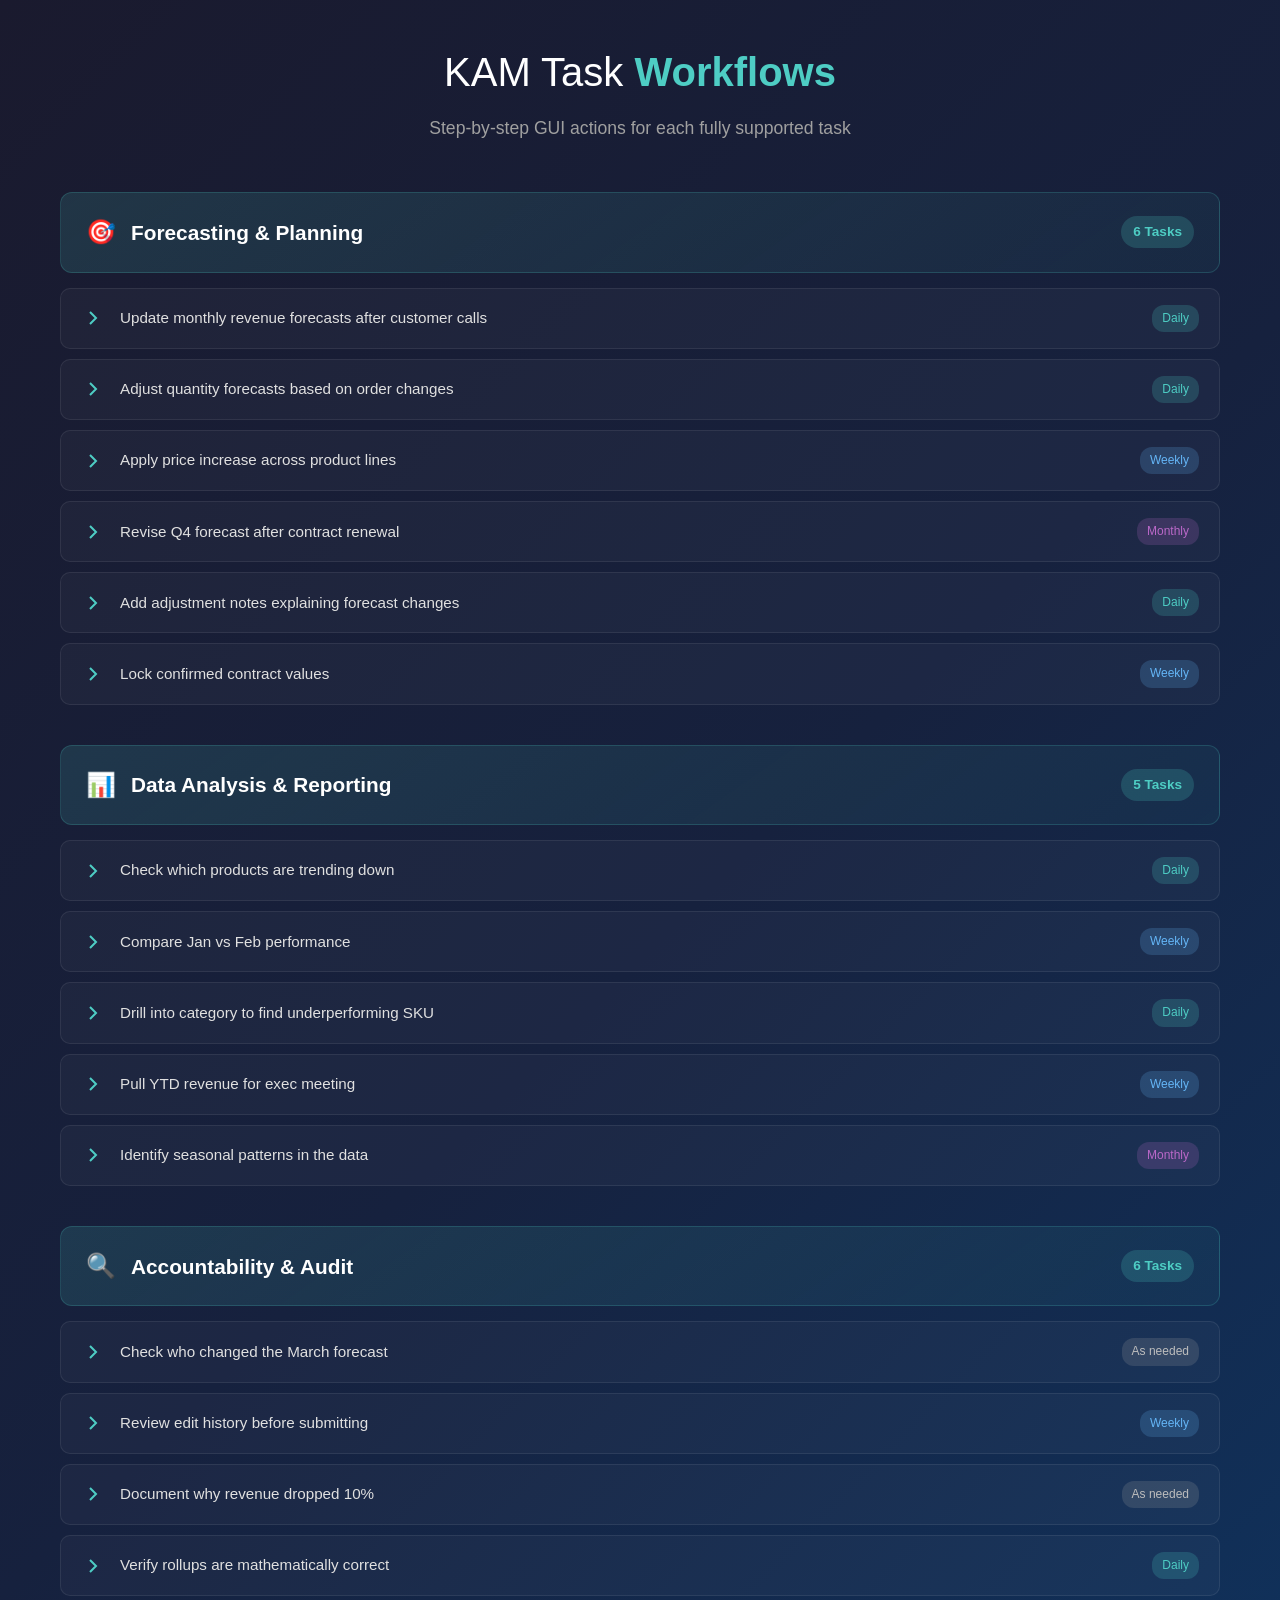
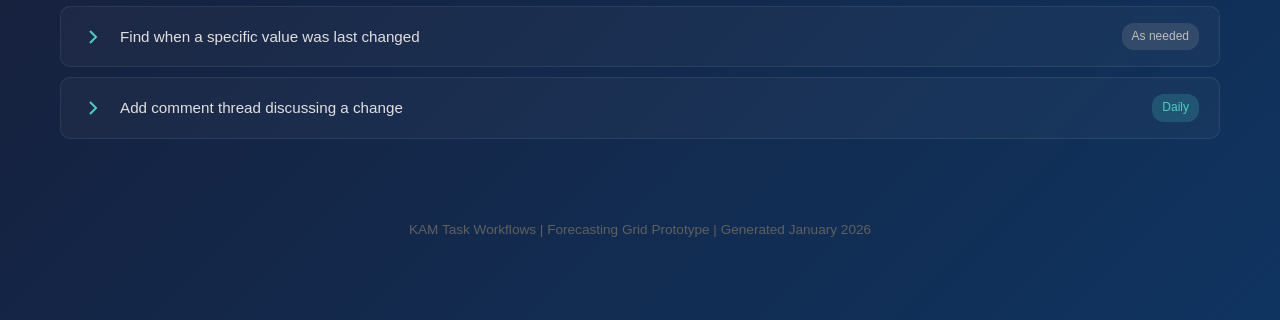
<file: docs/kam-task-workflows.html>
<!DOCTYPE html>
<html lang="en">
<head>
  <meta charset="UTF-8">
  <meta name="viewport" content="width=device-width, initial-scale=1.0">
  <title>KAM Task Workflows | Forecasting Grid</title>
  <style>
    * {
      margin: 0;
      padding: 0;
      box-sizing: border-box;
    }
    
    body {
      font-family: 'Segoe UI', -apple-system, BlinkMacSystemFont, sans-serif;
      background: linear-gradient(135deg, #1a1a2e 0%, #16213e 50%, #0f3460 100%);
      min-height: 100vh;
      color: #e8e8e8;
      line-height: 1.6;
    }
    
    .container {
      max-width: 1200px;
      margin: 0 auto;
      padding: 40px 20px;
    }
    
    header {
      text-align: center;
      margin-bottom: 50px;
    }
    
    h1 {
      font-size: 2.5rem;
      font-weight: 300;
      color: #fff;
      margin-bottom: 10px;
    }
    
    h1 span {
      color: #4ecdc4;
      font-weight: 600;
    }
    
    .subtitle {
      color: #a0a0a0;
      font-size: 1.1rem;
    }
    
    /* Category Section */
    .category-section {
      margin-bottom: 40px;
    }
    
    .category-header {
      display: flex;
      align-items: center;
      gap: 15px;
      padding: 20px 25px;
      background: linear-gradient(145deg, rgba(78,205,196,0.15), rgba(78,205,196,0.05));
      border-radius: 12px;
      margin-bottom: 15px;
      border: 1px solid rgba(78,205,196,0.2);
    }
    
    .category-icon {
      font-size: 1.5rem;
    }
    
    .category-title {
      font-size: 1.3rem;
      font-weight: 600;
      color: #fff;
    }
    
    .category-count {
      margin-left: auto;
      background: rgba(78,205,196,0.2);
      color: #4ecdc4;
      padding: 5px 12px;
      border-radius: 20px;
      font-size: 0.85rem;
      font-weight: 600;
    }
    
    /* Task Accordion */
    .task-list {
      display: flex;
      flex-direction: column;
      gap: 10px;
    }
    
    .task-item {
      background: rgba(255,255,255,0.03);
      border-radius: 10px;
      border: 1px solid rgba(255,255,255,0.08);
      overflow: hidden;
    }
    
    .task-header {
      display: flex;
      align-items: center;
      padding: 16px 20px;
      cursor: pointer;
      transition: background 0.2s;
    }
    
    .task-header:hover {
      background: rgba(255,255,255,0.05);
    }
    
    .task-expand-icon {
      width: 24px;
      height: 24px;
      margin-right: 15px;
      color: #4ecdc4;
      transition: transform 0.3s;
      flex-shrink: 0;
    }
    
    .task-item.expanded .task-expand-icon {
      transform: rotate(90deg);
    }
    
    .task-name {
      font-size: 0.95rem;
      color: #e0e0e0;
      flex: 1;
    }
    
    .task-freq {
      padding: 4px 10px;
      border-radius: 12px;
      font-size: 0.75rem;
      font-weight: 500;
      margin-left: 15px;
    }
    
    .freq-daily { background: rgba(78, 205, 196, 0.2); color: #4ecdc4; }
    .freq-weekly { background: rgba(100, 181, 246, 0.2); color: #64b5f6; }
    .freq-monthly { background: rgba(186, 104, 200, 0.2); color: #ba68c8; }
    .freq-adhoc { background: rgba(158, 158, 158, 0.2); color: #bdbdbd; }
    
    /* Task Content / Flowchart */
    .task-content {
      max-height: 0;
      overflow: hidden;
      transition: max-height 0.4s ease-out;
      background: rgba(0,0,0,0.2);
    }
    
    .task-item.expanded .task-content {
      max-height: 1000px;
    }
    
    .task-content-inner {
      padding: 25px;
    }
    
    /* Flowchart Styles */
    .flowchart {
      display: flex;
      flex-direction: column;
      align-items: center;
      gap: 0;
    }
    
    .flow-step {
      display: flex;
      align-items: center;
      gap: 15px;
      width: 100%;
      max-width: 600px;
    }
    
    .flow-number {
      width: 32px;
      height: 32px;
      background: linear-gradient(135deg, #4ecdc4, #44a08d);
      color: #1a1a2e;
      border-radius: 50%;
      display: flex;
      align-items: center;
      justify-content: center;
      font-weight: 700;
      font-size: 0.9rem;
      flex-shrink: 0;
    }
    
    .flow-box {
      flex: 1;
      background: rgba(255,255,255,0.05);
      border: 1px solid rgba(78,205,196,0.3);
      border-radius: 10px;
      padding: 15px 20px;
    }
    
    .flow-action {
      font-size: 0.9rem;
      color: #fff;
      font-weight: 500;
      margin-bottom: 5px;
    }
    
    .flow-detail {
      font-size: 0.8rem;
      color: #a0a0a0;
    }
    
    .flow-location {
      display: inline-block;
      background: rgba(78,205,196,0.15);
      color: #4ecdc4;
      padding: 2px 8px;
      border-radius: 4px;
      font-size: 0.75rem;
      margin-top: 5px;
    }
    
    .flow-arrow {
      width: 32px;
      display: flex;
      justify-content: center;
      padding: 8px 0;
    }
    
    .flow-arrow svg {
      width: 20px;
      height: 20px;
      color: #4ecdc4;
    }
    
    .flow-arrow-spacer {
      width: calc(100% - 47px);
      margin-left: 47px;
    }
    
    /* Result Box */
    .flow-result {
      display: flex;
      align-items: center;
      gap: 15px;
      width: 100%;
      max-width: 600px;
      margin-top: 5px;
    }
    
    .flow-result-icon {
      width: 32px;
      height: 32px;
      background: linear-gradient(135deg, #81c784, #4caf50);
      color: #fff;
      border-radius: 50%;
      display: flex;
      align-items: center;
      justify-content: center;
      flex-shrink: 0;
    }
    
    .flow-result-box {
      flex: 1;
      background: rgba(76, 175, 80, 0.1);
      border: 1px solid rgba(76, 175, 80, 0.3);
      border-radius: 10px;
      padding: 15px 20px;
    }
    
    .flow-result-text {
      font-size: 0.9rem;
      color: #81c784;
      font-weight: 500;
    }
    
    /* Footer */
    footer {
      text-align: center;
      padding: 40px;
      color: #606060;
      font-size: 0.85rem;
    }
    
    @media (max-width: 768px) {
      .flow-box, .flow-result-box {
        padding: 12px 15px;
      }
      .task-header {
        flex-wrap: wrap;
      }
      .task-freq {
        margin-left: 39px;
        margin-top: 8px;
      }
    }
  </style>
</head>
<body>
  <div class="container">
    <header>
      <h1>KAM Task <span>Workflows</span></h1>
      <p class="subtitle">Step-by-step GUI actions for each fully supported task</p>
    </header>
    
    <!-- Forecasting & Planning -->
    <section class="category-section">
      <div class="category-header">
        <span class="category-icon">🎯</span>
        <h2 class="category-title">Forecasting & Planning</h2>
        <span class="category-count">6 Tasks</span>
      </div>
      
      <div class="task-list">
        <!-- Task 1 -->
        <div class="task-item">
          <div class="task-header" onclick="toggleTask(this)">
            <svg class="task-expand-icon" viewBox="0 0 24 24" fill="none" stroke="currentColor" stroke-width="2">
              <path d="M9 18l6-6-6-6"/>
            </svg>
            <span class="task-name">Update monthly revenue forecasts after customer calls</span>
            <span class="task-freq freq-daily">Daily</span>
          </div>
          <div class="task-content">
            <div class="task-content-inner">
              <div class="flowchart">
                <div class="flow-step">
                  <div class="flow-number">1</div>
                  <div class="flow-box">
                    <div class="flow-action">Navigate to Grid View</div>
                    <div class="flow-detail">Open Planning & Forecasting FY26 → Click "View Grid"</div>
                    <span class="flow-location">Record Page</span>
                  </div>
                </div>
                <div class="flow-arrow"><svg viewBox="0 0 24 24" fill="none" stroke="currentColor" stroke-width="2"><path d="M12 5v14M5 12l7 7 7-7"/></svg></div>
                <div class="flow-step">
                  <div class="flow-number">2</div>
                  <div class="flow-box">
                    <div class="flow-action">Locate the Product & Month</div>
                    <div class="flow-detail">Expand Account → Expand Category → Find product row, scroll to target month column</div>
                    <span class="flow-location">Grid View</span>
                  </div>
                </div>
                <div class="flow-arrow"><svg viewBox="0 0 24 24" fill="none" stroke="currentColor" stroke-width="2"><path d="M12 5v14M5 12l7 7 7-7"/></svg></div>
                <div class="flow-step">
                  <div class="flow-number">3</div>
                  <div class="flow-box">
                    <div class="flow-action">Double-click the Revenue Cell</div>
                    <div class="flow-detail">Cell enters edit mode with cursor</div>
                    <span class="flow-location">Grid Cell</span>
                  </div>
                </div>
                <div class="flow-arrow"><svg viewBox="0 0 24 24" fill="none" stroke="currentColor" stroke-width="2"><path d="M12 5v14M5 12l7 7 7-7"/></svg></div>
                <div class="flow-step">
                  <div class="flow-number">4</div>
                  <div class="flow-box">
                    <div class="flow-action">Enter New Value</div>
                    <div class="flow-detail">Type the updated revenue amount based on customer call</div>
                    <span class="flow-location">Grid Cell</span>
                  </div>
                </div>
                <div class="flow-arrow"><svg viewBox="0 0 24 24" fill="none" stroke="currentColor" stroke-width="2"><path d="M12 5v14M5 12l7 7 7-7"/></svg></div>
                <div class="flow-step">
                  <div class="flow-number">5</div>
                  <div class="flow-box">
                    <div class="flow-action">Press Enter to Save</div>
                    <div class="flow-detail">Value is saved, parent rows auto-update via propagation</div>
                    <span class="flow-location">Grid Cell</span>
                  </div>
                </div>
                <div class="flow-arrow"><svg viewBox="0 0 24 24" fill="none" stroke="currentColor" stroke-width="2"><path d="M12 5v14M5 12l7 7 7-7"/></svg></div>
                <div class="flow-result">
                  <div class="flow-result-icon">✓</div>
                  <div class="flow-result-box">
                    <div class="flow-result-text">Revenue forecast updated • Category & Account totals auto-recalculated • Edit history recorded</div>
                  </div>
                </div>
              </div>
            </div>
          </div>
        </div>
        
        <!-- Task 2 -->
        <div class="task-item">
          <div class="task-header" onclick="toggleTask(this)">
            <svg class="task-expand-icon" viewBox="0 0 24 24" fill="none" stroke="currentColor" stroke-width="2">
              <path d="M9 18l6-6-6-6"/>
            </svg>
            <span class="task-name">Adjust quantity forecasts based on order changes</span>
            <span class="task-freq freq-daily">Daily</span>
          </div>
          <div class="task-content">
            <div class="task-content-inner">
              <div class="flowchart">
                <div class="flow-step">
                  <div class="flow-number">1</div>
                  <div class="flow-box">
                    <div class="flow-action">Open Filters Panel</div>
                    <div class="flow-detail">Click filter icon in toolbar</div>
                    <span class="flow-location">Grid Toolbar</span>
                  </div>
                </div>
                <div class="flow-arrow"><svg viewBox="0 0 24 24" fill="none" stroke="currentColor" stroke-width="2"><path d="M12 5v14M5 12l7 7 7-7"/></svg></div>
                <div class="flow-step">
                  <div class="flow-number">2</div>
                  <div class="flow-box">
                    <div class="flow-action">Select "Revenue and Quantity Measures"</div>
                    <div class="flow-detail">Ensure quantity measures are visible in the grid</div>
                    <span class="flow-location">Filters Panel</span>
                  </div>
                </div>
                <div class="flow-arrow"><svg viewBox="0 0 24 24" fill="none" stroke="currentColor" stroke-width="2"><path d="M12 5v14M5 12l7 7 7-7"/></svg></div>
                <div class="flow-step">
                  <div class="flow-number">3</div>
                  <div class="flow-box">
                    <div class="flow-action">Navigate to Quantity Row</div>
                    <div class="flow-detail">Find "Qty Sold" or "Qty Ordered" row for target product</div>
                    <span class="flow-location">Grid View</span>
                  </div>
                </div>
                <div class="flow-arrow"><svg viewBox="0 0 24 24" fill="none" stroke="currentColor" stroke-width="2"><path d="M12 5v14M5 12l7 7 7-7"/></svg></div>
                <div class="flow-step">
                  <div class="flow-number">4</div>
                  <div class="flow-box">
                    <div class="flow-action">Double-click & Update Value</div>
                    <div class="flow-detail">Enter new quantity based on order change</div>
                    <span class="flow-location">Grid Cell</span>
                  </div>
                </div>
                <div class="flow-arrow"><svg viewBox="0 0 24 24" fill="none" stroke="currentColor" stroke-width="2"><path d="M12 5v14M5 12l7 7 7-7"/></svg></div>
                <div class="flow-step">
                  <div class="flow-number">5</div>
                  <div class="flow-box">
                    <div class="flow-action">Press Enter</div>
                    <div class="flow-detail">Quantity saved, hierarchy totals update automatically</div>
                    <span class="flow-location">Grid Cell</span>
                  </div>
                </div>
                <div class="flow-arrow"><svg viewBox="0 0 24 24" fill="none" stroke="currentColor" stroke-width="2"><path d="M12 5v14M5 12l7 7 7-7"/></svg></div>
                <div class="flow-result">
                  <div class="flow-result-icon">✓</div>
                  <div class="flow-result-box">
                    <div class="flow-result-text">Quantity forecast adjusted • Parent totals propagated • Change logged with timestamp</div>
                  </div>
                </div>
              </div>
            </div>
          </div>
        </div>
        
        <!-- Task 3 -->
        <div class="task-item">
          <div class="task-header" onclick="toggleTask(this)">
            <svg class="task-expand-icon" viewBox="0 0 24 24" fill="none" stroke="currentColor" stroke-width="2">
              <path d="M9 18l6-6-6-6"/>
            </svg>
            <span class="task-name">Apply price increase across product lines</span>
            <span class="task-freq freq-weekly">Weekly</span>
          </div>
          <div class="task-content">
            <div class="task-content-inner">
              <div class="flowchart">
                <div class="flow-step">
                  <div class="flow-number">1</div>
                  <div class="flow-box">
                    <div class="flow-action">Click First Cell in Range</div>
                    <div class="flow-detail">Click on first product's revenue cell for start month (e.g., April)</div>
                    <span class="flow-location">Grid View</span>
                  </div>
                </div>
                <div class="flow-arrow"><svg viewBox="0 0 24 24" fill="none" stroke="currentColor" stroke-width="2"><path d="M12 5v14M5 12l7 7 7-7"/></svg></div>
                <div class="flow-step">
                  <div class="flow-number">2</div>
                  <div class="flow-box">
                    <div class="flow-action">Shift+Click Last Cell</div>
                    <div class="flow-detail">Hold Shift and click last product's revenue cell for end month (e.g., December)</div>
                    <span class="flow-location">Grid View</span>
                  </div>
                </div>
                <div class="flow-arrow"><svg viewBox="0 0 24 24" fill="none" stroke="currentColor" stroke-width="2"><path d="M12 5v14M5 12l7 7 7-7"/></svg></div>
                <div class="flow-step">
                  <div class="flow-number">3</div>
                  <div class="flow-box">
                    <div class="flow-action">Right-click → Mass Update</div>
                    <div class="flow-detail">Open context menu and select "Mass Update" option</div>
                    <span class="flow-location">Context Menu</span>
                  </div>
                </div>
                <div class="flow-arrow"><svg viewBox="0 0 24 24" fill="none" stroke="currentColor" stroke-width="2"><path d="M12 5v14M5 12l7 7 7-7"/></svg></div>
                <div class="flow-step">
                  <div class="flow-number">4</div>
                  <div class="flow-box">
                    <div class="flow-action">Select "Increase" & Enter Percentage</div>
                    <div class="flow-detail">Choose "Increase" operation, enter 5 (for 5% price increase)</div>
                    <span class="flow-location">History & Updates Panel</span>
                  </div>
                </div>
                <div class="flow-arrow"><svg viewBox="0 0 24 24" fill="none" stroke="currentColor" stroke-width="2"><path d="M12 5v14M5 12l7 7 7-7"/></svg></div>
                <div class="flow-step">
                  <div class="flow-number">5</div>
                  <div class="flow-box">
                    <div class="flow-action">Click "Apply"</div>
                    <div class="flow-detail">All selected cells increase by 5%</div>
                    <span class="flow-location">History & Updates Panel</span>
                  </div>
                </div>
                <div class="flow-arrow"><svg viewBox="0 0 24 24" fill="none" stroke="currentColor" stroke-width="2"><path d="M12 5v14M5 12l7 7 7-7"/></svg></div>
                <div class="flow-result">
                  <div class="flow-result-icon">✓</div>
                  <div class="flow-result-box">
                    <div class="flow-result-text">All selected cells increased by 5% • Hierarchy totals auto-updated • Bulk edit logged</div>
                  </div>
                </div>
              </div>
            </div>
          </div>
        </div>
        
        <!-- Task 4 -->
        <div class="task-item">
          <div class="task-header" onclick="toggleTask(this)">
            <svg class="task-expand-icon" viewBox="0 0 24 24" fill="none" stroke="currentColor" stroke-width="2">
              <path d="M9 18l6-6-6-6"/>
            </svg>
            <span class="task-name">Revise Q4 forecast after contract renewal</span>
            <span class="task-freq freq-monthly">Monthly</span>
          </div>
          <div class="task-content">
            <div class="task-content-inner">
              <div class="flowchart">
                <div class="flow-step">
                  <div class="flow-number">1</div>
                  <div class="flow-box">
                    <div class="flow-action">Open Settings Panel</div>
                    <div class="flow-detail">Click gear icon in toolbar</div>
                    <span class="flow-location">Grid Toolbar</span>
                  </div>
                </div>
                <div class="flow-arrow"><svg viewBox="0 0 24 24" fill="none" stroke="currentColor" stroke-width="2"><path d="M12 5v14M5 12l7 7 7-7"/></svg></div>
                <div class="flow-step">
                  <div class="flow-number">2</div>
                  <div class="flow-box">
                    <div class="flow-action">Filter to Q4 Time Period</div>
                    <div class="flow-detail">Turn off "Show all Periods", set Start: Oct 1, End: Dec 31</div>
                    <span class="flow-location">Settings Panel</span>
                  </div>
                </div>
                <div class="flow-arrow"><svg viewBox="0 0 24 24" fill="none" stroke="currentColor" stroke-width="2"><path d="M12 5v14M5 12l7 7 7-7"/></svg></div>
                <div class="flow-step">
                  <div class="flow-number">3</div>
                  <div class="flow-box">
                    <div class="flow-action">Select Q4 Cells for Account</div>
                    <div class="flow-detail">Click Oct cell, Shift+Click Dec cell for account row</div>
                    <span class="flow-location">Grid View</span>
                  </div>
                </div>
                <div class="flow-arrow"><svg viewBox="0 0 24 24" fill="none" stroke="currentColor" stroke-width="2"><path d="M12 5v14M5 12l7 7 7-7"/></svg></div>
                <div class="flow-step">
                  <div class="flow-number">4</div>
                  <div class="flow-box">
                    <div class="flow-action">Apply Mass Update</div>
                    <div class="flow-detail">Right-click → Mass Update → Set new contracted values</div>
                    <span class="flow-location">History & Updates Panel</span>
                  </div>
                </div>
                <div class="flow-arrow"><svg viewBox="0 0 24 24" fill="none" stroke="currentColor" stroke-width="2"><path d="M12 5v14M5 12l7 7 7-7"/></svg></div>
                <div class="flow-result">
                  <div class="flow-result-icon">✓</div>
                  <div class="flow-result-box">
                    <div class="flow-result-text">Q4 forecast revised to match contract • Child products proportionally adjusted</div>
                  </div>
                </div>
              </div>
            </div>
          </div>
        </div>
        
        <!-- Task 5 -->
        <div class="task-item">
          <div class="task-header" onclick="toggleTask(this)">
            <svg class="task-expand-icon" viewBox="0 0 24 24" fill="none" stroke="currentColor" stroke-width="2">
              <path d="M9 18l6-6-6-6"/>
            </svg>
            <span class="task-name">Add adjustment notes explaining forecast changes</span>
            <span class="task-freq freq-daily">Daily</span>
          </div>
          <div class="task-content">
            <div class="task-content-inner">
              <div class="flowchart">
                <div class="flow-step">
                  <div class="flow-number">1</div>
                  <div class="flow-box">
                    <div class="flow-action">Click on the Changed Cell</div>
                    <div class="flow-detail">Single-click to select the cell you just edited</div>
                    <span class="flow-location">Grid View</span>
                  </div>
                </div>
                <div class="flow-arrow"><svg viewBox="0 0 24 24" fill="none" stroke="currentColor" stroke-width="2"><path d="M12 5v14M5 12l7 7 7-7"/></svg></div>
                <div class="flow-step">
                  <div class="flow-number">2</div>
                  <div class="flow-box">
                    <div class="flow-action">Open History & Updates Panel</div>
                    <div class="flow-detail">Click the panel icon or it auto-opens on cell selection</div>
                    <span class="flow-location">Grid Toolbar</span>
                  </div>
                </div>
                <div class="flow-arrow"><svg viewBox="0 0 24 24" fill="none" stroke="currentColor" stroke-width="2"><path d="M12 5v14M5 12l7 7 7-7"/></svg></div>
                <div class="flow-step">
                  <div class="flow-number">3</div>
                  <div class="flow-box">
                    <div class="flow-action">Go to Update Tab</div>
                    <div class="flow-detail">Click "Update" tab in the panel</div>
                    <span class="flow-location">History & Updates Panel</span>
                  </div>
                </div>
                <div class="flow-arrow"><svg viewBox="0 0 24 24" fill="none" stroke="currentColor" stroke-width="2"><path d="M12 5v14M5 12l7 7 7-7"/></svg></div>
                <div class="flow-step">
                  <div class="flow-number">4</div>
                  <div class="flow-box">
                    <div class="flow-action">Enter Adjustment Note</div>
                    <div class="flow-detail">Type explanation in "Adjustment Note" field (e.g., "Customer confirmed order increase")</div>
                    <span class="flow-location">History & Updates Panel</span>
                  </div>
                </div>
                <div class="flow-arrow"><svg viewBox="0 0 24 24" fill="none" stroke="currentColor" stroke-width="2"><path d="M12 5v14M5 12l7 7 7-7"/></svg></div>
                <div class="flow-step">
                  <div class="flow-number">5</div>
                  <div class="flow-box">
                    <div class="flow-action">Click "Update"</div>
                    <div class="flow-detail">Save the adjustment note with the cell</div>
                    <span class="flow-location">History & Updates Panel</span>
                  </div>
                </div>
                <div class="flow-arrow"><svg viewBox="0 0 24 24" fill="none" stroke="currentColor" stroke-width="2"><path d="M12 5v14M5 12l7 7 7-7"/></svg></div>
                <div class="flow-result">
                  <div class="flow-result-icon">✓</div>
                  <div class="flow-result-box">
                    <div class="flow-result-text">Adjustment note saved • Note indicator appears on cell • Visible in edit history</div>
                  </div>
                </div>
              </div>
            </div>
          </div>
        </div>
        
        <!-- Task 6 -->
        <div class="task-item">
          <div class="task-header" onclick="toggleTask(this)">
            <svg class="task-expand-icon" viewBox="0 0 24 24" fill="none" stroke="currentColor" stroke-width="2">
              <path d="M9 18l6-6-6-6"/>
            </svg>
            <span class="task-name">Lock confirmed contract values</span>
            <span class="task-freq freq-weekly">Weekly</span>
          </div>
          <div class="task-content">
            <div class="task-content-inner">
              <div class="flowchart">
                <div class="flow-step">
                  <div class="flow-number">1</div>
                  <div class="flow-box">
                    <div class="flow-action">Select Cells to Lock</div>
                    <div class="flow-detail">Click first cell, Shift+Click to select range of confirmed values</div>
                    <span class="flow-location">Grid View</span>
                  </div>
                </div>
                <div class="flow-arrow"><svg viewBox="0 0 24 24" fill="none" stroke="currentColor" stroke-width="2"><path d="M12 5v14M5 12l7 7 7-7"/></svg></div>
                <div class="flow-step">
                  <div class="flow-number">2</div>
                  <div class="flow-box">
                    <div class="flow-action">Right-click to Open Context Menu</div>
                    <div class="flow-detail">Context menu appears with cell actions</div>
                    <span class="flow-location">Grid View</span>
                  </div>
                </div>
                <div class="flow-arrow"><svg viewBox="0 0 24 24" fill="none" stroke="currentColor" stroke-width="2"><path d="M12 5v14M5 12l7 7 7-7"/></svg></div>
                <div class="flow-step">
                  <div class="flow-number">3</div>
                  <div class="flow-box">
                    <div class="flow-action">Click "Lock"</div>
                    <div class="flow-detail">Select Lock option from context menu</div>
                    <span class="flow-location">Context Menu</span>
                  </div>
                </div>
                <div class="flow-arrow"><svg viewBox="0 0 24 24" fill="none" stroke="currentColor" stroke-width="2"><path d="M12 5v14M5 12l7 7 7-7"/></svg></div>
                <div class="flow-result">
                  <div class="flow-result-icon">✓</div>
                  <div class="flow-result-box">
                    <div class="flow-result-text">Cells locked • Lock icon appears • Protected from edits & bulk operations</div>
                  </div>
                </div>
              </div>
            </div>
          </div>
        </div>
      </div>
    </section>
    
    <!-- Data Analysis & Reporting -->
    <section class="category-section">
      <div class="category-header">
        <span class="category-icon">📊</span>
        <h2 class="category-title">Data Analysis & Reporting</h2>
        <span class="category-count">5 Tasks</span>
      </div>
      
      <div class="task-list">
        <!-- Task 7 -->
        <div class="task-item">
          <div class="task-header" onclick="toggleTask(this)">
            <svg class="task-expand-icon" viewBox="0 0 24 24" fill="none" stroke="currentColor" stroke-width="2">
              <path d="M9 18l6-6-6-6"/>
            </svg>
            <span class="task-name">Check which products are trending down</span>
            <span class="task-freq freq-daily">Daily</span>
          </div>
          <div class="task-content">
            <div class="task-content-inner">
              <div class="flowchart">
                <div class="flow-step">
                  <div class="flow-number">1</div>
                  <div class="flow-box">
                    <div class="flow-action">Ensure "Measures / Dimensions x Time" Layout</div>
                    <div class="flow-detail">Open Settings → Verify time flows across columns</div>
                    <span class="flow-location">Settings Panel</span>
                  </div>
                </div>
                <div class="flow-arrow"><svg viewBox="0 0 24 24" fill="none" stroke="currentColor" stroke-width="2"><path d="M12 5v14M5 12l7 7 7-7"/></svg></div>
                <div class="flow-step">
                  <div class="flow-number">2</div>
                  <div class="flow-box">
                    <div class="flow-action">Expand to Product Level</div>
                    <div class="flow-detail">Click "Expand All" or manually expand Account → Category → Products</div>
                    <span class="flow-location">Settings Panel / Grid</span>
                  </div>
                </div>
                <div class="flow-arrow"><svg viewBox="0 0 24 24" fill="none" stroke="currentColor" stroke-width="2"><path d="M12 5v14M5 12l7 7 7-7"/></svg></div>
                <div class="flow-step">
                  <div class="flow-number">3</div>
                  <div class="flow-box">
                    <div class="flow-action">Scan Revenue Rows Horizontally</div>
                    <div class="flow-detail">Look across months for each product's revenue trend</div>
                    <span class="flow-location">Grid View</span>
                  </div>
                </div>
                <div class="flow-arrow"><svg viewBox="0 0 24 24" fill="none" stroke="currentColor" stroke-width="2"><path d="M12 5v14M5 12l7 7 7-7"/></svg></div>
                <div class="flow-step">
                  <div class="flow-number">4</div>
                  <div class="flow-box">
                    <div class="flow-action">Identify Declining Values</div>
                    <div class="flow-detail">Note products where recent months show lower values than earlier months</div>
                    <span class="flow-location">Grid View</span>
                  </div>
                </div>
                <div class="flow-arrow"><svg viewBox="0 0 24 24" fill="none" stroke="currentColor" stroke-width="2"><path d="M12 5v14M5 12l7 7 7-7"/></svg></div>
                <div class="flow-result">
                  <div class="flow-result-icon">✓</div>
                  <div class="flow-result-box">
                    <div class="flow-result-text">Downward trends identified • Can drill into specific products for investigation</div>
                  </div>
                </div>
              </div>
            </div>
          </div>
        </div>
        
        <!-- Task 8 -->
        <div class="task-item">
          <div class="task-header" onclick="toggleTask(this)">
            <svg class="task-expand-icon" viewBox="0 0 24 24" fill="none" stroke="currentColor" stroke-width="2">
              <path d="M9 18l6-6-6-6"/>
            </svg>
            <span class="task-name">Compare Jan vs Feb performance</span>
            <span class="task-freq freq-weekly">Weekly</span>
          </div>
          <div class="task-content">
            <div class="task-content-inner">
              <div class="flowchart">
                <div class="flow-step">
                  <div class="flow-number">1</div>
                  <div class="flow-box">
                    <div class="flow-action">Open Settings Panel</div>
                    <div class="flow-detail">Click gear icon</div>
                    <span class="flow-location">Grid Toolbar</span>
                  </div>
                </div>
                <div class="flow-arrow"><svg viewBox="0 0 24 24" fill="none" stroke="currentColor" stroke-width="2"><path d="M12 5v14M5 12l7 7 7-7"/></svg></div>
                <div class="flow-step">
                  <div class="flow-number">2</div>
                  <div class="flow-box">
                    <div class="flow-action">Filter to Jan-Feb Period</div>
                    <div class="flow-detail">Turn off "Show all Periods", set Start: Jan 1, End: Feb 28</div>
                    <span class="flow-location">Settings Panel</span>
                  </div>
                </div>
                <div class="flow-arrow"><svg viewBox="0 0 24 24" fill="none" stroke="currentColor" stroke-width="2"><path d="M12 5v14M5 12l7 7 7-7"/></svg></div>
                <div class="flow-step">
                  <div class="flow-number">3</div>
                  <div class="flow-box">
                    <div class="flow-action">View Side-by-Side Comparison</div>
                    <div class="flow-detail">Grid now shows only Jan and Feb columns for easy comparison</div>
                    <span class="flow-location">Grid View</span>
                  </div>
                </div>
                <div class="flow-arrow"><svg viewBox="0 0 24 24" fill="none" stroke="currentColor" stroke-width="2"><path d="M12 5v14M5 12l7 7 7-7"/></svg></div>
                <div class="flow-step">
                  <div class="flow-number">4</div>
                  <div class="flow-box">
                    <div class="flow-action">Compare Values at Each Level</div>
                    <div class="flow-detail">Check Account, Category, and Product rows for Jan vs Feb changes</div>
                    <span class="flow-location">Grid View</span>
                  </div>
                </div>
                <div class="flow-arrow"><svg viewBox="0 0 24 24" fill="none" stroke="currentColor" stroke-width="2"><path d="M12 5v14M5 12l7 7 7-7"/></svg></div>
                <div class="flow-result">
                  <div class="flow-result-icon">✓</div>
                  <div class="flow-result-box">
                    <div class="flow-result-text">Month-over-month comparison visible • Variances easily identified</div>
                  </div>
                </div>
              </div>
            </div>
          </div>
        </div>
        
        <!-- Task 9 -->
        <div class="task-item">
          <div class="task-header" onclick="toggleTask(this)">
            <svg class="task-expand-icon" viewBox="0 0 24 24" fill="none" stroke="currentColor" stroke-width="2">
              <path d="M9 18l6-6-6-6"/>
            </svg>
            <span class="task-name">Drill into category to find underperforming SKU</span>
            <span class="task-freq freq-daily">Daily</span>
          </div>
          <div class="task-content">
            <div class="task-content-inner">
              <div class="flowchart">
                <div class="flow-step">
                  <div class="flow-number">1</div>
                  <div class="flow-box">
                    <div class="flow-action">Identify Underperforming Category</div>
                    <div class="flow-detail">Look at Category-level rows to spot one with lower-than-expected values</div>
                    <span class="flow-location">Grid View</span>
                  </div>
                </div>
                <div class="flow-arrow"><svg viewBox="0 0 24 24" fill="none" stroke="currentColor" stroke-width="2"><path d="M12 5v14M5 12l7 7 7-7"/></svg></div>
                <div class="flow-step">
                  <div class="flow-number">2</div>
                  <div class="flow-box">
                    <div class="flow-action">Click Expand Arrow on Category Row</div>
                    <div class="flow-detail">Click the ▶ icon next to the category name</div>
                    <span class="flow-location">Grid - Row Header</span>
                  </div>
                </div>
                <div class="flow-arrow"><svg viewBox="0 0 24 24" fill="none" stroke="currentColor" stroke-width="2"><path d="M12 5v14M5 12l7 7 7-7"/></svg></div>
                <div class="flow-step">
                  <div class="flow-number">3</div>
                  <div class="flow-box">
                    <div class="flow-action">View Product-Level Breakdown</div>
                    <div class="flow-detail">Child product rows appear, showing individual SKU performance</div>
                    <span class="flow-location">Grid View</span>
                  </div>
                </div>
                <div class="flow-arrow"><svg viewBox="0 0 24 24" fill="none" stroke="currentColor" stroke-width="2"><path d="M12 5v14M5 12l7 7 7-7"/></svg></div>
                <div class="flow-step">
                  <div class="flow-number">4</div>
                  <div class="flow-box">
                    <div class="flow-action">Compare Product Values</div>
                    <div class="flow-detail">Identify which specific SKU is dragging down the category total</div>
                    <span class="flow-location">Grid View</span>
                  </div>
                </div>
                <div class="flow-arrow"><svg viewBox="0 0 24 24" fill="none" stroke="currentColor" stroke-width="2"><path d="M12 5v14M5 12l7 7 7-7"/></svg></div>
                <div class="flow-result">
                  <div class="flow-result-icon">✓</div>
                  <div class="flow-result-box">
                    <div class="flow-result-text">Root cause identified at SKU level • Can take corrective action on specific product</div>
                  </div>
                </div>
              </div>
            </div>
          </div>
        </div>
        
        <!-- Task 10 -->
        <div class="task-item">
          <div class="task-header" onclick="toggleTask(this)">
            <svg class="task-expand-icon" viewBox="0 0 24 24" fill="none" stroke="currentColor" stroke-width="2">
              <path d="M9 18l6-6-6-6"/>
            </svg>
            <span class="task-name">Pull YTD revenue for exec meeting</span>
            <span class="task-freq freq-weekly">Weekly</span>
          </div>
          <div class="task-content">
            <div class="task-content-inner">
              <div class="flowchart">
                <div class="flow-step">
                  <div class="flow-number">1</div>
                  <div class="flow-box">
                    <div class="flow-action">Switch to "Time / Dimensions x Measures" Layout</div>
                    <div class="flow-detail">Open Settings → Select third layout option</div>
                    <span class="flow-location">Settings Panel</span>
                  </div>
                </div>
                <div class="flow-arrow"><svg viewBox="0 0 24 24" fill="none" stroke="currentColor" stroke-width="2"><path d="M12 5v14M5 12l7 7 7-7"/></svg></div>
                <div class="flow-step">
                  <div class="flow-number">2</div>
                  <div class="flow-box">
                    <div class="flow-action">Collapse to Account Level</div>
                    <div class="flow-detail">Click "Collapse All" to see account-level totals</div>
                    <span class="flow-location">Settings Panel</span>
                  </div>
                </div>
                <div class="flow-arrow"><svg viewBox="0 0 24 24" fill="none" stroke="currentColor" stroke-width="2"><path d="M12 5v14M5 12l7 7 7-7"/></svg></div>
                <div class="flow-step">
                  <div class="flow-number">3</div>
                  <div class="flow-box">
                    <div class="flow-action">Locate YTD Row</div>
                    <div class="flow-detail">Find the row showing year total or sum Jan-current month</div>
                    <span class="flow-location">Grid View</span>
                  </div>
                </div>
                <div class="flow-arrow"><svg viewBox="0 0 24 24" fill="none" stroke="currentColor" stroke-width="2"><path d="M12 5v14M5 12l7 7 7-7"/></svg></div>
                <div class="flow-step">
                  <div class="flow-number">4</div>
                  <div class="flow-box">
                    <div class="flow-action">Read Revenue Value</div>
                    <div class="flow-detail">Account-level YTD revenue displayed for reporting</div>
                    <span class="flow-location">Grid View</span>
                  </div>
                </div>
                <div class="flow-arrow"><svg viewBox="0 0 24 24" fill="none" stroke="currentColor" stroke-width="2"><path d="M12 5v14M5 12l7 7 7-7"/></svg></div>
                <div class="flow-result">
                  <div class="flow-result-icon">✓</div>
                  <div class="flow-result-box">
                    <div class="flow-result-text">YTD revenue retrieved • Ready for exec presentation</div>
                  </div>
                </div>
              </div>
            </div>
          </div>
        </div>
        
        <!-- Task 11 -->
        <div class="task-item">
          <div class="task-header" onclick="toggleTask(this)">
            <svg class="task-expand-icon" viewBox="0 0 24 24" fill="none" stroke="currentColor" stroke-width="2">
              <path d="M9 18l6-6-6-6"/>
            </svg>
            <span class="task-name">Identify seasonal patterns in the data</span>
            <span class="task-freq freq-monthly">Monthly</span>
          </div>
          <div class="task-content">
            <div class="task-content-inner">
              <div class="flowchart">
                <div class="flow-step">
                  <div class="flow-number">1</div>
                  <div class="flow-box">
                    <div class="flow-action">Use "Measures / Dimensions x Time" Layout</div>
                    <div class="flow-detail">Ensure time flows horizontally across columns</div>
                    <span class="flow-location">Settings Panel</span>
                  </div>
                </div>
                <div class="flow-arrow"><svg viewBox="0 0 24 24" fill="none" stroke="currentColor" stroke-width="2"><path d="M12 5v14M5 12l7 7 7-7"/></svg></div>
                <div class="flow-step">
                  <div class="flow-number">2</div>
                  <div class="flow-box">
                    <div class="flow-action">Enable All Time Periods</div>
                    <div class="flow-detail">Turn on "Show all Periods" to see Jan-Dec</div>
                    <span class="flow-location">Settings Panel</span>
                  </div>
                </div>
                <div class="flow-arrow"><svg viewBox="0 0 24 24" fill="none" stroke="currentColor" stroke-width="2"><path d="M12 5v14M5 12l7 7 7-7"/></svg></div>
                <div class="flow-step">
                  <div class="flow-number">3</div>
                  <div class="flow-box">
                    <div class="flow-action">Collapse to Category or Account Level</div>
                    <div class="flow-detail">Aggregate view makes patterns more visible</div>
                    <span class="flow-location">Settings Panel</span>
                  </div>
                </div>
                <div class="flow-arrow"><svg viewBox="0 0 24 24" fill="none" stroke="currentColor" stroke-width="2"><path d="M12 5v14M5 12l7 7 7-7"/></svg></div>
                <div class="flow-step">
                  <div class="flow-number">4</div>
                  <div class="flow-box">
                    <div class="flow-action">Scan Row Horizontally</div>
                    <div class="flow-detail">Look for recurring peaks/dips (e.g., Q4 spike, summer dip)</div>
                    <span class="flow-location">Grid View</span>
                  </div>
                </div>
                <div class="flow-arrow"><svg viewBox="0 0 24 24" fill="none" stroke="currentColor" stroke-width="2"><path d="M12 5v14M5 12l7 7 7-7"/></svg></div>
                <div class="flow-result">
                  <div class="flow-result-icon">✓</div>
                  <div class="flow-result-box">
                    <div class="flow-result-text">Seasonal patterns identified • Informs future forecasting assumptions</div>
                  </div>
                </div>
              </div>
            </div>
          </div>
        </div>
      </div>
    </section>
    
    <!-- Accountability & Audit -->
    <section class="category-section">
      <div class="category-header">
        <span class="category-icon">🔍</span>
        <h2 class="category-title">Accountability & Audit</h2>
        <span class="category-count">6 Tasks</span>
      </div>
      
      <div class="task-list">
        <!-- Task 12 -->
        <div class="task-item">
          <div class="task-header" onclick="toggleTask(this)">
            <svg class="task-expand-icon" viewBox="0 0 24 24" fill="none" stroke="currentColor" stroke-width="2">
              <path d="M9 18l6-6-6-6"/>
            </svg>
            <span class="task-name">Check who changed the March forecast</span>
            <span class="task-freq freq-adhoc">As needed</span>
          </div>
          <div class="task-content">
            <div class="task-content-inner">
              <div class="flowchart">
                <div class="flow-step">
                  <div class="flow-number">1</div>
                  <div class="flow-box">
                    <div class="flow-action">Click on March Revenue Cell</div>
                    <div class="flow-detail">Single-click the cell you want to investigate</div>
                    <span class="flow-location">Grid View</span>
                  </div>
                </div>
                <div class="flow-arrow"><svg viewBox="0 0 24 24" fill="none" stroke="currentColor" stroke-width="2"><path d="M12 5v14M5 12l7 7 7-7"/></svg></div>
                <div class="flow-step">
                  <div class="flow-number">2</div>
                  <div class="flow-box">
                    <div class="flow-action">View Cell Popover</div>
                    <div class="flow-detail">Popover shows last editor and timestamp</div>
                    <span class="flow-location">Cell Popover</span>
                  </div>
                </div>
                <div class="flow-arrow"><svg viewBox="0 0 24 24" fill="none" stroke="currentColor" stroke-width="2"><path d="M12 5v14M5 12l7 7 7-7"/></svg></div>
                <div class="flow-step">
                  <div class="flow-number">3</div>
                  <div class="flow-box">
                    <div class="flow-action">Click "View Edit History"</div>
                    <div class="flow-detail">Opens History & Updates panel with full history</div>
                    <span class="flow-location">Cell Popover</span>
                  </div>
                </div>
                <div class="flow-arrow"><svg viewBox="0 0 24 24" fill="none" stroke="currentColor" stroke-width="2"><path d="M12 5v14M5 12l7 7 7-7"/></svg></div>
                <div class="flow-step">
                  <div class="flow-number">4</div>
                  <div class="flow-box">
                    <div class="flow-action">Review Edit Timeline</div>
                    <div class="flow-detail">See all changes with user names, timestamps, and delta values</div>
                    <span class="flow-location">History & Updates Panel</span>
                  </div>
                </div>
                <div class="flow-arrow"><svg viewBox="0 0 24 24" fill="none" stroke="currentColor" stroke-width="2"><path d="M12 5v14M5 12l7 7 7-7"/></svg></div>
                <div class="flow-result">
                  <div class="flow-result-icon">✓</div>
                  <div class="flow-result-box">
                    <div class="flow-result-text">Editor identified • Full audit trail visible • Can follow up with specific person</div>
                  </div>
                </div>
              </div>
            </div>
          </div>
        </div>
        
        <!-- Task 13 -->
        <div class="task-item">
          <div class="task-header" onclick="toggleTask(this)">
            <svg class="task-expand-icon" viewBox="0 0 24 24" fill="none" stroke="currentColor" stroke-width="2">
              <path d="M9 18l6-6-6-6"/>
            </svg>
            <span class="task-name">Review edit history before submitting</span>
            <span class="task-freq freq-weekly">Weekly</span>
          </div>
          <div class="task-content">
            <div class="task-content-inner">
              <div class="flowchart">
                <div class="flow-step">
                  <div class="flow-number">1</div>
                  <div class="flow-box">
                    <div class="flow-action">Open History & Updates Panel</div>
                    <div class="flow-detail">Click panel icon without selecting any cell</div>
                    <span class="flow-location">Grid Toolbar</span>
                  </div>
                </div>
                <div class="flow-arrow"><svg viewBox="0 0 24 24" fill="none" stroke="currentColor" stroke-width="2"><path d="M12 5v14M5 12l7 7 7-7"/></svg></div>
                <div class="flow-step">
                  <div class="flow-number">2</div>
                  <div class="flow-box">
                    <div class="flow-action">View "Recent Changes Across All Cells"</div>
                    <div class="flow-detail">Panel shows latest edit per cell across entire grid</div>
                    <span class="flow-location">History & Updates Panel</span>
                  </div>
                </div>
                <div class="flow-arrow"><svg viewBox="0 0 24 24" fill="none" stroke="currentColor" stroke-width="2"><path d="M12 5v14M5 12l7 7 7-7"/></svg></div>
                <div class="flow-step">
                  <div class="flow-number">3</div>
                  <div class="flow-box">
                    <div class="flow-action">Use Filter Icon</div>
                    <div class="flow-detail">Filter by date range or specific user if needed</div>
                    <span class="flow-location">History & Updates Panel</span>
                  </div>
                </div>
                <div class="flow-arrow"><svg viewBox="0 0 24 24" fill="none" stroke="currentColor" stroke-width="2"><path d="M12 5v14M5 12l7 7 7-7"/></svg></div>
                <div class="flow-step">
                  <div class="flow-number">4</div>
                  <div class="flow-box">
                    <div class="flow-action">Review Each Change</div>
                    <div class="flow-detail">Check delta values, adjustment notes, and cell context</div>
                    <span class="flow-location">History & Updates Panel</span>
                  </div>
                </div>
                <div class="flow-arrow"><svg viewBox="0 0 24 24" fill="none" stroke="currentColor" stroke-width="2"><path d="M12 5v14M5 12l7 7 7-7"/></svg></div>
                <div class="flow-result">
                  <div class="flow-result-icon">✓</div>
                  <div class="flow-result-box">
                    <div class="flow-result-text">All changes reviewed • Ready for submission • Anomalies identified</div>
                  </div>
                </div>
              </div>
            </div>
          </div>
        </div>
        
        <!-- Task 14 -->
        <div class="task-item">
          <div class="task-header" onclick="toggleTask(this)">
            <svg class="task-expand-icon" viewBox="0 0 24 24" fill="none" stroke="currentColor" stroke-width="2">
              <path d="M9 18l6-6-6-6"/>
            </svg>
            <span class="task-name">Document why revenue dropped 10%</span>
            <span class="task-freq freq-adhoc">As needed</span>
          </div>
          <div class="task-content">
            <div class="task-content-inner">
              <div class="flowchart">
                <div class="flow-step">
                  <div class="flow-number">1</div>
                  <div class="flow-box">
                    <div class="flow-action">Click on the Decreased Cell</div>
                    <div class="flow-detail">Select the cell showing the 10% drop</div>
                    <span class="flow-location">Grid View</span>
                  </div>
                </div>
                <div class="flow-arrow"><svg viewBox="0 0 24 24" fill="none" stroke="currentColor" stroke-width="2"><path d="M12 5v14M5 12l7 7 7-7"/></svg></div>
                <div class="flow-step">
                  <div class="flow-number">2</div>
                  <div class="flow-box">
                    <div class="flow-action">Open History & Updates Panel → Update Tab</div>
                    <div class="flow-detail">Navigate to single cell update view</div>
                    <span class="flow-location">History & Updates Panel</span>
                  </div>
                </div>
                <div class="flow-arrow"><svg viewBox="0 0 24 24" fill="none" stroke="currentColor" stroke-width="2"><path d="M12 5v14M5 12l7 7 7-7"/></svg></div>
                <div class="flow-step">
                  <div class="flow-number">3</div>
                  <div class="flow-box">
                    <div class="flow-action">Enter Adjustment Note</div>
                    <div class="flow-detail">Type explanation: "Customer reduced Q2 order due to inventory surplus"</div>
                    <span class="flow-location">History & Updates Panel</span>
                  </div>
                </div>
                <div class="flow-arrow"><svg viewBox="0 0 24 24" fill="none" stroke="currentColor" stroke-width="2"><path d="M12 5v14M5 12l7 7 7-7"/></svg></div>
                <div class="flow-step">
                  <div class="flow-number">4</div>
                  <div class="flow-box">
                    <div class="flow-action">Click "Update"</div>
                    <div class="flow-detail">Note is saved and attached to cell</div>
                    <span class="flow-location">History & Updates Panel</span>
                  </div>
                </div>
                <div class="flow-arrow"><svg viewBox="0 0 24 24" fill="none" stroke="currentColor" stroke-width="2"><path d="M12 5v14M5 12l7 7 7-7"/></svg></div>
                <div class="flow-result">
                  <div class="flow-result-icon">✓</div>
                  <div class="flow-result-box">
                    <div class="flow-result-text">Reason documented • Visible to future reviewers • Part of audit trail</div>
                  </div>
                </div>
              </div>
            </div>
          </div>
        </div>
        
        <!-- Task 15 -->
        <div class="task-item">
          <div class="task-header" onclick="toggleTask(this)">
            <svg class="task-expand-icon" viewBox="0 0 24 24" fill="none" stroke="currentColor" stroke-width="2">
              <path d="M9 18l6-6-6-6"/>
            </svg>
            <span class="task-name">Verify rollups are mathematically correct</span>
            <span class="task-freq freq-daily">Daily</span>
          </div>
          <div class="task-content">
            <div class="task-content-inner">
              <div class="flowchart">
                <div class="flow-step">
                  <div class="flow-number">1</div>
                  <div class="flow-box">
                    <div class="flow-action">Expand a Category</div>
                    <div class="flow-detail">Click expand arrow to show child products</div>
                    <span class="flow-location">Grid View</span>
                  </div>
                </div>
                <div class="flow-arrow"><svg viewBox="0 0 24 24" fill="none" stroke="currentColor" stroke-width="2"><path d="M12 5v14M5 12l7 7 7-7"/></svg></div>
                <div class="flow-step">
                  <div class="flow-number">2</div>
                  <div class="flow-box">
                    <div class="flow-action">Compare Category Total vs Product Sum</div>
                    <div class="flow-detail">Visually verify that parent = sum of children for a column</div>
                    <span class="flow-location">Grid View</span>
                  </div>
                </div>
                <div class="flow-arrow"><svg viewBox="0 0 24 24" fill="none" stroke="currentColor" stroke-width="2"><path d="M12 5v14M5 12l7 7 7-7"/></svg></div>
                <div class="flow-step">
                  <div class="flow-number">3</div>
                  <div class="flow-box">
                    <div class="flow-action">Edit a Child Value</div>
                    <div class="flow-detail">Change one product's value and observe parent update</div>
                    <span class="flow-location">Grid View</span>
                  </div>
                </div>
                <div class="flow-arrow"><svg viewBox="0 0 24 24" fill="none" stroke="currentColor" stroke-width="2"><path d="M12 5v14M5 12l7 7 7-7"/></svg></div>
                <div class="flow-step">
                  <div class="flow-number">4</div>
                  <div class="flow-box">
                    <div class="flow-action">Verify Automatic Propagation</div>
                    <div class="flow-detail">Category and Account totals should auto-update correctly</div>
                    <span class="flow-location">Grid View</span>
                  </div>
                </div>
                <div class="flow-arrow"><svg viewBox="0 0 24 24" fill="none" stroke="currentColor" stroke-width="2"><path d="M12 5v14M5 12l7 7 7-7"/></svg></div>
                <div class="flow-result">
                  <div class="flow-result-icon">✓</div>
                  <div class="flow-result-box">
                    <div class="flow-result-text">Rollups verified correct • Mathematical integrity confirmed</div>
                  </div>
                </div>
              </div>
            </div>
          </div>
        </div>
        
        <!-- Task 16 -->
        <div class="task-item">
          <div class="task-header" onclick="toggleTask(this)">
            <svg class="task-expand-icon" viewBox="0 0 24 24" fill="none" stroke="currentColor" stroke-width="2">
              <path d="M9 18l6-6-6-6"/>
            </svg>
            <span class="task-name">Find when a specific value was last changed</span>
            <span class="task-freq freq-adhoc">As needed</span>
          </div>
          <div class="task-content">
            <div class="task-content-inner">
              <div class="flowchart">
                <div class="flow-step">
                  <div class="flow-number">1</div>
                  <div class="flow-box">
                    <div class="flow-action">Click on Target Cell</div>
                    <div class="flow-detail">Single-click the cell you're investigating</div>
                    <span class="flow-location">Grid View</span>
                  </div>
                </div>
                <div class="flow-arrow"><svg viewBox="0 0 24 24" fill="none" stroke="currentColor" stroke-width="2"><path d="M12 5v14M5 12l7 7 7-7"/></svg></div>
                <div class="flow-step">
                  <div class="flow-number">2</div>
                  <div class="flow-box">
                    <div class="flow-action">Check Cell Popover</div>
                    <div class="flow-detail">Shows "Edited by [Name] • [Timestamp]" if cell has history</div>
                    <span class="flow-location">Cell Popover</span>
                  </div>
                </div>
                <div class="flow-arrow"><svg viewBox="0 0 24 24" fill="none" stroke="currentColor" stroke-width="2"><path d="M12 5v14M5 12l7 7 7-7"/></svg></div>
                <div class="flow-step">
                  <div class="flow-number">3</div>
                  <div class="flow-box">
                    <div class="flow-action">Click "View Edit History" for Details</div>
                    <div class="flow-detail">Opens full chronological edit log</div>
                    <span class="flow-location">Cell Popover</span>
                  </div>
                </div>
                <div class="flow-arrow"><svg viewBox="0 0 24 24" fill="none" stroke="currentColor" stroke-width="2"><path d="M12 5v14M5 12l7 7 7-7"/></svg></div>
                <div class="flow-step">
                  <div class="flow-number">4</div>
                  <div class="flow-box">
                    <div class="flow-action">Find Most Recent Entry</div>
                    <div class="flow-detail">Top entry shows last change with exact date/time</div>
                    <span class="flow-location">History & Updates Panel</span>
                  </div>
                </div>
                <div class="flow-arrow"><svg viewBox="0 0 24 24" fill="none" stroke="currentColor" stroke-width="2"><path d="M12 5v14M5 12l7 7 7-7"/></svg></div>
                <div class="flow-result">
                  <div class="flow-result-icon">✓</div>
                  <div class="flow-result-box">
                    <div class="flow-result-text">Last change timestamp found • Can correlate with business events</div>
                  </div>
                </div>
              </div>
            </div>
          </div>
        </div>
        
        <!-- Task 17 -->
        <div class="task-item">
          <div class="task-header" onclick="toggleTask(this)">
            <svg class="task-expand-icon" viewBox="0 0 24 24" fill="none" stroke="currentColor" stroke-width="2">
              <path d="M9 18l6-6-6-6"/>
            </svg>
            <span class="task-name">Add comment thread discussing a change</span>
            <span class="task-freq freq-daily">Daily</span>
          </div>
          <div class="task-content">
            <div class="task-content-inner">
              <div class="flowchart">
                <div class="flow-step">
                  <div class="flow-number">1</div>
                  <div class="flow-box">
                    <div class="flow-action">Open History & Updates Panel (No Cell Selected)</div>
                    <div class="flow-detail">Deselect any cell, open the panel</div>
                    <span class="flow-location">Grid Toolbar</span>
                  </div>
                </div>
                <div class="flow-arrow"><svg viewBox="0 0 24 24" fill="none" stroke="currentColor" stroke-width="2"><path d="M12 5v14M5 12l7 7 7-7"/></svg></div>
                <div class="flow-step">
                  <div class="flow-number">2</div>
                  <div class="flow-box">
                    <div class="flow-action">Go to History Tab</div>
                    <div class="flow-detail">Comment box appears at bottom of panel</div>
                    <span class="flow-location">History & Updates Panel</span>
                  </div>
                </div>
                <div class="flow-arrow"><svg viewBox="0 0 24 24" fill="none" stroke="currentColor" stroke-width="2"><path d="M12 5v14M5 12l7 7 7-7"/></svg></div>
                <div class="flow-step">
                  <div class="flow-number">3</div>
                  <div class="flow-box">
                    <div class="flow-action">Type Comment</div>
                    <div class="flow-detail">Enter discussion point (e.g., "Need to review Q3 assumptions with Finance")</div>
                    <span class="flow-location">History & Updates Panel</span>
                  </div>
                </div>
                <div class="flow-arrow"><svg viewBox="0 0 24 24" fill="none" stroke="currentColor" stroke-width="2"><path d="M12 5v14M5 12l7 7 7-7"/></svg></div>
                <div class="flow-step">
                  <div class="flow-number">4</div>
                  <div class="flow-box">
                    <div class="flow-action">Click "Post"</div>
                    <div class="flow-detail">Comment added to thread with your initials and timestamp</div>
                    <span class="flow-location">History & Updates Panel</span>
                  </div>
                </div>
                <div class="flow-arrow"><svg viewBox="0 0 24 24" fill="none" stroke="currentColor" stroke-width="2"><path d="M12 5v14M5 12l7 7 7-7"/></svg></div>
                <div class="flow-step">
                  <div class="flow-number">5</div>
                  <div class="flow-box">
                    <div class="flow-action">Expand to Reply</div>
                    <div class="flow-detail">Click expand icon to add replies, building discussion thread</div>
                    <span class="flow-location">History & Updates Panel</span>
                  </div>
                </div>
                <div class="flow-arrow"><svg viewBox="0 0 24 24" fill="none" stroke="currentColor" stroke-width="2"><path d="M12 5v14M5 12l7 7 7-7"/></svg></div>
                <div class="flow-result">
                  <div class="flow-result-icon">✓</div>
                  <div class="flow-result-box">
                    <div class="flow-result-text">Comment thread created • Visible to all users • Supports ongoing discussion</div>
                  </div>
                </div>
              </div>
            </div>
          </div>
        </div>
      </div>
    </section>
    
    <footer>
      <p>KAM Task Workflows | Forecasting Grid Prototype | Generated January 2026</p>
    </footer>
  </div>
  
  <script>
    function toggleTask(header) {
      const taskItem = header.parentElement;
      taskItem.classList.toggle('expanded');
    }
  </script>
</body>
</html>
</file>
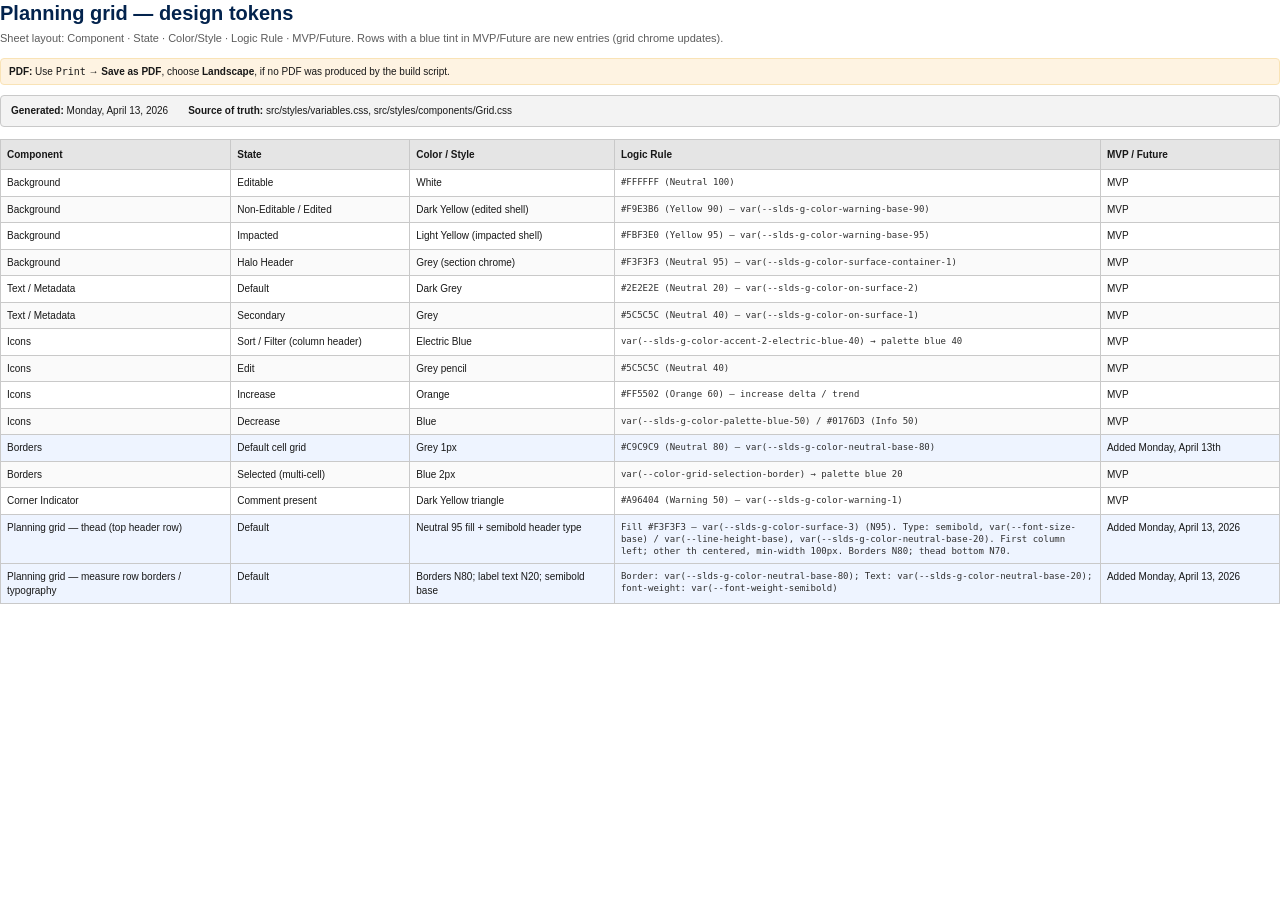
<file: docs/planning-grid-design-tokens.html>
<!DOCTYPE html>
<html lang="en">
<head>
  <meta charset="UTF-8" />
  <meta name="viewport" content="width=device-width, initial-scale=1" />
  <title>Planning Grid — Design Tokens</title>
  <style>
    @page {
      size: A4 landscape;
      margin: 12mm;
    }
    * { box-sizing: border-box; }
    body {
      margin: 0;
      font-family: -apple-system, BlinkMacSystemFont, "Segoe UI", Arial, sans-serif;
      color: #181818;
      background: #fff;
      font-size: 10px;
      line-height: 1.35;
    }
    h1 {
      margin: 0 0 4px;
      font-size: 20px;
      color: #03234d;
    }
    .subtitle {
      color: #5c5c5c;
      margin: 0 0 12px;
      font-size: 11px;
    }
    .print-hint {
      margin: 0 0 10px;
      padding: 6px 8px;
      background: #fef3e2;
      border: 1px solid #f9e3b6;
      border-radius: 4px;
      font-size: 10px;
    }
    @media print {
      .print-hint { display: none; }
    }
    .sheet-meta {
      display: flex;
      flex-wrap: wrap;
      gap: 12px 20px;
      margin-bottom: 12px;
      padding: 8px 10px;
      background: #f3f3f3;
      border: 1px solid #c9c9c9;
      border-radius: 4px;
    }
    table {
      width: 100%;
      border-collapse: collapse;
      table-layout: fixed;
    }
    th {
      background: #e5e5e5;
      color: #181818;
      border: 1px solid #c9c9c9;
      padding: 8px 6px;
      text-align: left;
      font-size: 10px;
      font-weight: 700;
      vertical-align: bottom;
    }
    td {
      border: 1px solid #c9c9c9;
      padding: 6px;
      vertical-align: top;
      word-wrap: break-word;
    }
    tr:nth-child(even) td { background: #fafafa; }
    tr:nth-child(odd) td { background: #fff; }
    tr.new-row td {
      background: #eef4ff !important;
    }
    .mono {
      font-family: ui-monospace, SFMono-Regular, Menlo, monospace;
      font-size: 9px;
      color: #2e2e2e;
    }
    .col-a { width: 18%; }
    .col-b { width: 14%; }
    .col-c { width: 16%; }
    .col-d { width: 38%; }
    .col-e { width: 14%; }
  </style>
</head>
<body>
  <h1>Planning grid — design tokens</h1>
  <p class="subtitle">Sheet layout: Component · State · Color/Style · Logic Rule · MVP/Future. Rows with a blue tint in MVP/Future are new entries (grid chrome updates).</p>
  <p class="print-hint"><strong>PDF:</strong> Use <kbd>Print</kbd> → <strong>Save as PDF</strong>, choose <strong>Landscape</strong>, if no PDF was produced by the build script.</p>
  <div class="sheet-meta">
    <div><strong>Generated:</strong> Monday, April 13, 2026</div>
    <div><strong>Source of truth:</strong> src/styles/variables.css, src/styles/components/Grid.css</div>
  </div>
  <table>
    <thead>
      <tr>
        <th class="col-a">Component</th>
        <th class="col-b">State</th>
        <th class="col-c">Color / Style</th>
        <th class="col-d">Logic Rule</th>
        <th class="col-e">MVP / Future</th>
      </tr>
    </thead>
    <tbody>
      <tr>
        <td>Background</td>
        <td>Editable</td>
        <td>White</td>
        <td class="mono">#FFFFFF (Neutral 100)</td>
        <td>MVP</td>
      </tr>
      <tr>
        <td>Background</td>
        <td>Non-Editable / Edited</td>
        <td>Dark Yellow (edited shell)</td>
        <td class="mono">#F9E3B6 (Yellow 90) — var(--slds-g-color-warning-base-90)</td>
        <td>MVP</td>
      </tr>
      <tr>
        <td>Background</td>
        <td>Impacted</td>
        <td>Light Yellow (impacted shell)</td>
        <td class="mono">#FBF3E0 (Yellow 95) — var(--slds-g-color-warning-base-95)</td>
        <td>MVP</td>
      </tr>
      <tr>
        <td>Background</td>
        <td>Halo Header</td>
        <td>Grey (section chrome)</td>
        <td class="mono">#F3F3F3 (Neutral 95) — var(--slds-g-color-surface-container-1)</td>
        <td>MVP</td>
      </tr>
      <tr>
        <td>Text / Metadata</td>
        <td>Default</td>
        <td>Dark Grey</td>
        <td class="mono">#2E2E2E (Neutral 20) — var(--slds-g-color-on-surface-2)</td>
        <td>MVP</td>
      </tr>
      <tr>
        <td>Text / Metadata</td>
        <td>Secondary</td>
        <td>Grey</td>
        <td class="mono">#5C5C5C (Neutral 40) — var(--slds-g-color-on-surface-1)</td>
        <td>MVP</td>
      </tr>
      <tr>
        <td>Icons</td>
        <td>Sort / Filter (column header)</td>
        <td>Electric Blue</td>
        <td class="mono">var(--slds-g-color-accent-2-electric-blue-40) → palette blue 40</td>
        <td>MVP</td>
      </tr>
      <tr>
        <td>Icons</td>
        <td>Edit</td>
        <td>Grey pencil</td>
        <td class="mono">#5C5C5C (Neutral 40)</td>
        <td>MVP</td>
      </tr>
      <tr>
        <td>Icons</td>
        <td>Increase</td>
        <td>Orange</td>
        <td class="mono">#FF5502 (Orange 60) — increase delta / trend</td>
        <td>MVP</td>
      </tr>
      <tr>
        <td>Icons</td>
        <td>Decrease</td>
        <td>Blue</td>
        <td class="mono">var(--slds-g-color-palette-blue-50) / #0176D3 (Info 50)</td>
        <td>MVP</td>
      </tr>
      <tr class="new-row">
        <td>Borders</td>
        <td>Default cell grid</td>
        <td>Grey 1px</td>
        <td class="mono">#C9C9C9 (Neutral 80) — var(--slds-g-color-neutral-base-80)</td>
        <td>Added Monday, April 13th</td>
      </tr>
      <tr>
        <td>Borders</td>
        <td>Selected (multi-cell)</td>
        <td>Blue 2px</td>
        <td class="mono">var(--color-grid-selection-border) → palette blue 20</td>
        <td>MVP</td>
      </tr>
      <tr>
        <td>Corner Indicator</td>
        <td>Comment present</td>
        <td>Dark Yellow triangle</td>
        <td class="mono">#A96404 (Warning 50) — var(--slds-g-color-warning-1)</td>
        <td>MVP</td>
      </tr>
      <tr class="new-row">
        <td>Planning grid — thead (top header row)</td>
        <td>Default</td>
        <td>Neutral 95 fill + semibold header type</td>
        <td class="mono">Fill #F3F3F3 — var(--slds-g-color-surface-3) (N95). Type: semibold, var(--font-size-base) / var(--line-height-base), var(--slds-g-color-neutral-base-20). First column left; other th centered, min-width 100px. Borders N80; thead bottom N70.</td>
        <td>Added Monday, April 13, 2026</td>
      </tr>
      <tr class="new-row">
        <td>Planning grid — measure row borders / typography</td>
        <td>Default</td>
        <td>Borders N80; label text N20; semibold base</td>
        <td class="mono">Border: var(--slds-g-color-neutral-base-80); Text: var(--slds-g-color-neutral-base-20); font-weight: var(--font-weight-semibold)</td>
        <td>Added Monday, April 13, 2026</td>
      </tr></tbody>
  </table>
</body>
</html>
</file>
